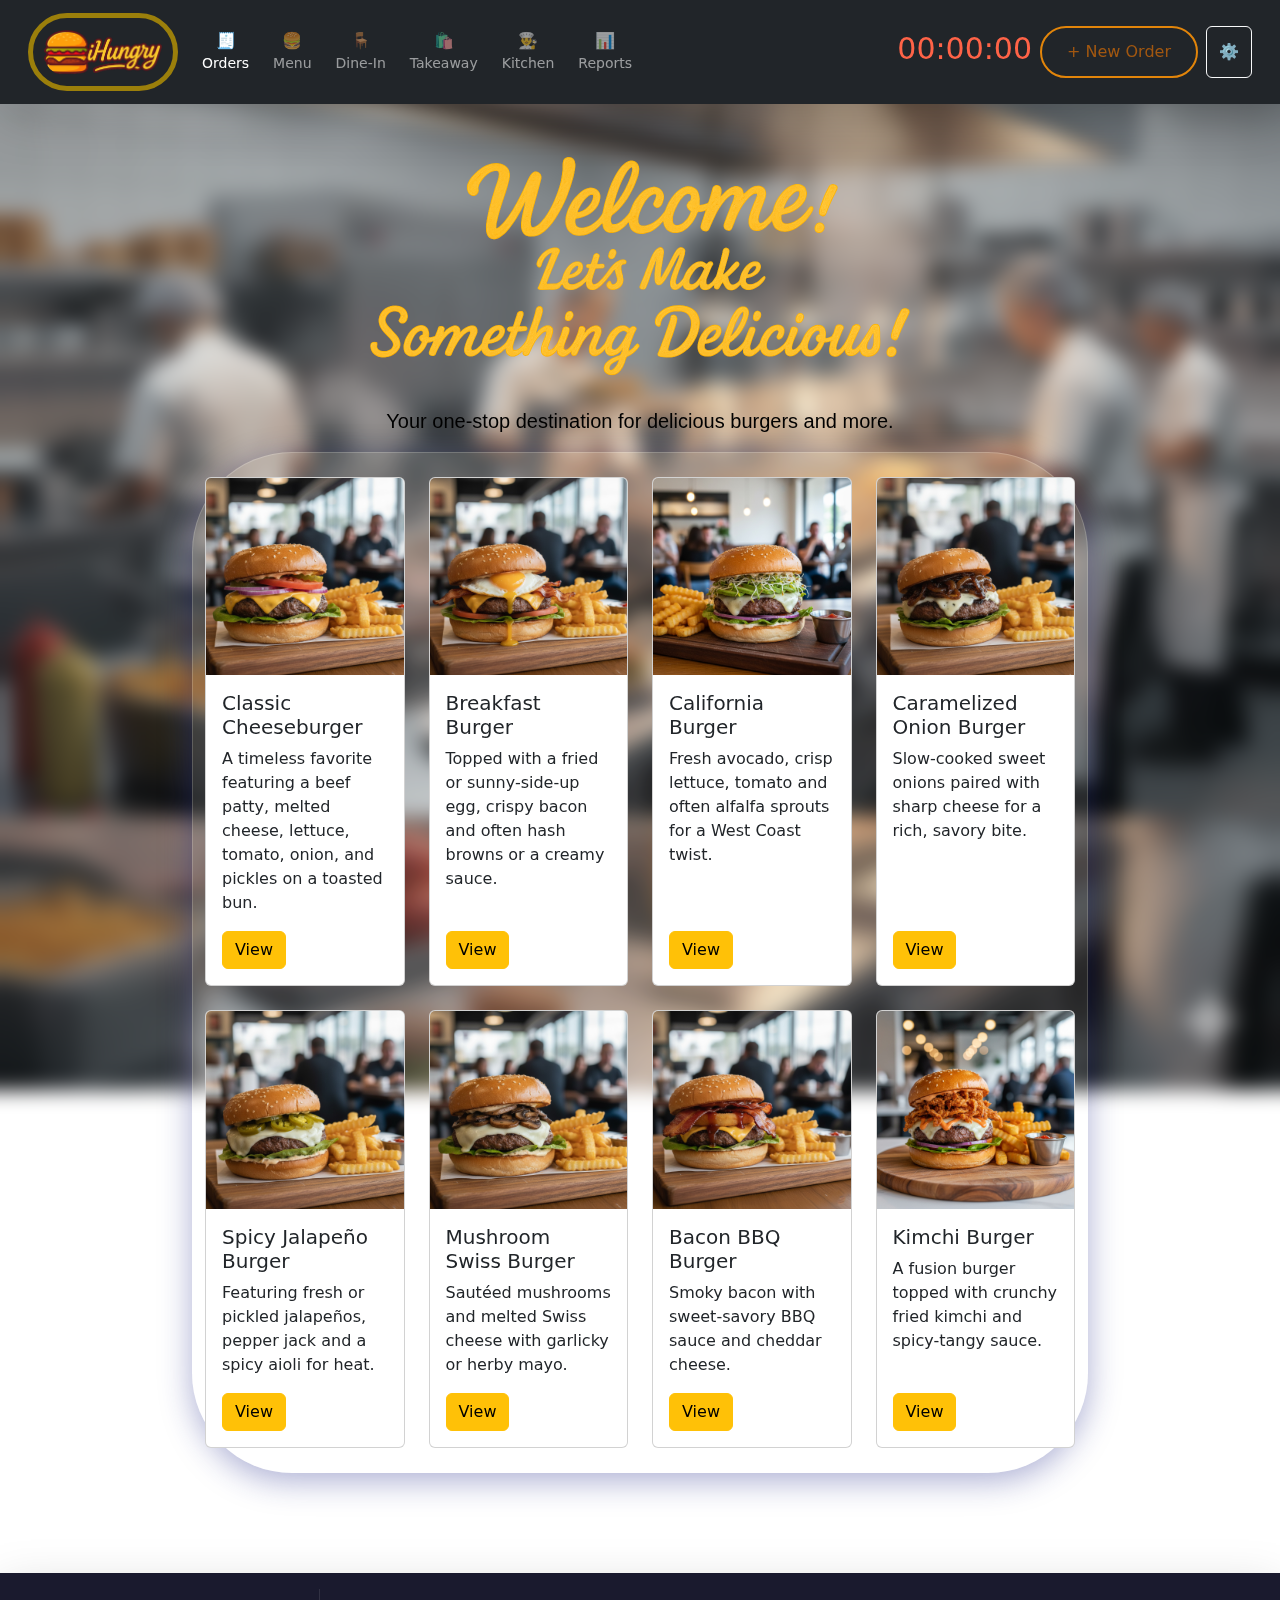
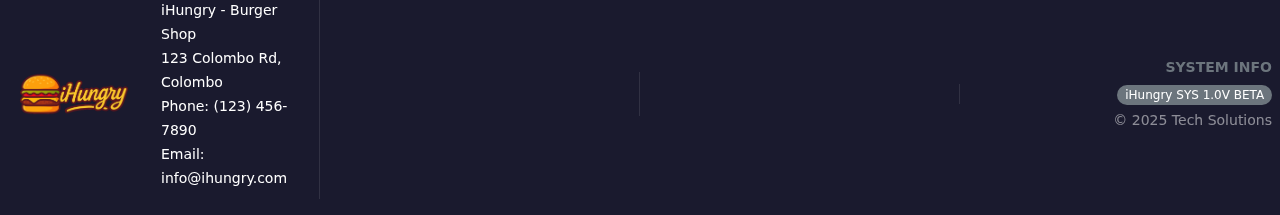
<file: index.html>
<!DOCTYPE html>
<html lang="en">

<head>
    <meta charset="UTF-8">
    <meta name="viewport" content="width=device-width, initial-scale=1.0">
    <title>iHungry - Burger Shop</title>
    <link href="https://cdn.jsdelivr.net/npm/bootstrap@5.3.2/dist/css/bootstrap.min.css" rel="stylesheet">
    <link rel="stylesheet" href="CSS/bootstrap.css">
    <link rel="stylesheet" href="CSS/styles.css">
</head>

<body>
    <nav class="navbar navbar-expand-lg navbar-dark bg-dark px-3 shadow-lg">
        <div class="container-fluid">

            <a class="navbar-brand fw-bold text-warning fs-4" href="index.html">
                <img src="img/burger.png" alt="iHungry-LOGO" width="150"
                    style="border: 5px solid rgba(181, 146, 5, 0.831); border-radius: 40px; padding: 10px;">
            </a>

            <button class="navbar-toggler" type="button" data-bs-toggle="collapse" data-bs-target="#posNav">
                <span class="navbar-toggler-icon"></span>
            </button>

            <div class="collapse navbar-collapse" id="posNav">
                <ul class="navbar-nav me-auto gap-2">
                    <li class="nav-item">
                        <a class="nav-link active d-flex flex-column align-items-center" href="#">
                            🧾 <small>Orders</small>
                        </a>
                    </li>
                    <li class="nav-item">
                        <a class="nav-link d-flex flex-column align-items-center" href="#">
                            🍔 <small>Menu</small>
                        </a>
                    </li>
                    <li class="nav-item">
                        <a class="nav-link d-flex flex-column align-items-center" href="#">
                            🪑 <small>Dine-In</small>
                        </a>
                    </li>
                    <li class="nav-item">
                        <a class="nav-link d-flex flex-column align-items-center" href="#">
                            🛍️ <small>Takeaway</small>
                        </a>
                    </li>
                    <li class="nav-item">
                        <a class="nav-link d-flex flex-column align-items-center" href="#">
                            👨‍🍳 <small>Kitchen</small>
                        </a>
                    </li>
                    <li class="nav-item">
                        <a class="nav-link d-flex flex-column align-items-center" href="#">
                            📊 <small>Reports</small>
                        </a>
                    </li>
                </ul>

                <div class="d-flex gap-2">
                    <span class="text-white small">
                        <i class="bi bi-stopwatch me-1"></i> <span id="uptime"
                            style="font-size:30px; color: tomato;">00:00:00</span>
                    </span>
                    <button class="slide-button" id="newOrderBtn" onclick="location.href='orderadd.html'">+ New
                        Order</button>
                    <button class="btn btn-outline-light">⚙️</button>
                </div>
            </div>
        </div>
    </nav>

    <section>
        <div class="container">
            <div class="text-center">
                <img src="img/welcome.png" alt="Delicious Burger" class="img-fluid"
                    style="max-width: 50%; border-radius: 0%; padding-top:40px;">
            </div>
            <div class="row mt-4">
                <div class="col text-center">
                    <p class="lead"
                        style="font-family:'Lucida Sans', 'Lucida Sans Regular', 'Lucida Grande', 'Lucida Sans Unicode', Geneva, Verdana, sans-serif;">
                        Your one-stop destination for delicious burgers and more.</p>
                </div>
            </div>
        </div>
    </section>

    <section style="padding-bottom: 100px;">
        <section class="py-4"
            style="margin-right:15%; margin-left: 15%; background-color: rgba(255, 255, 255, 0.1); border-radius: 100px; box-shadow: 0 8px 32px 0 rgba(31, 38, 135, 0.37); backdrop-filter: blur(10px); -webkit-backdrop-filter: blur(10px); border: 1px solid rgba(255, 255, 255, 0.18);">
            <div class="container">
                <div class="row g-4 justify-content-center">
                    <div class="col-12 col-sm-6 col-md-4 col-lg-3 d-flex">
                        <div class="card flex-fill h-100">
                            <img src="img/bgr8.jpg" class="card-img-top img-fluid" alt="Classic Cheeseburger">
                            <div class="card-body d-flex flex-column">
                                <h5 class="card-title">Classic Cheeseburger</h5>
                                <p class="card-text">A timeless favorite featuring a beef patty, melted cheese, lettuce,
                                    tomato, onion, and pickles on a toasted bun.</p>
                                <a href="#" class="btn btn-warning mt-auto align-self-start">View</a>
                            </div>
                        </div>
                    </div>

                    <div class="col-12 col-sm-6 col-md-4 col-lg-3 d-flex">
                        <div class="card flex-fill h-100">
                            <img src="img/bgr3.jpg" class="card-img-top img-fluid" alt="Breakfast Burger">
                            <div class="card-body d-flex flex-column">
                                <h5 class="card-title">Breakfast Burger</h5>
                                <p class="card-text">Topped with a fried or sunny-side-up egg, crispy bacon and often
                                    hash browns or a creamy sauce.</p>
                                <a href="#" class="btn btn-warning mt-auto align-self-start">View</a>
                            </div>
                        </div>
                    </div>

                    <div class="col-12 col-sm-6 col-md-4 col-lg-3 d-flex">
                        <div class="card flex-fill h-100">
                            <img src="img/bgr2.jpg" class="card-img-top img-fluid" alt="California Burger">
                            <div class="card-body d-flex flex-column">
                                <h5 class="card-title">California Burger</h5>
                                <p class="card-text">Fresh avocado, crisp lettuce, tomato and often alfalfa sprouts for
                                    a West Coast twist.</p>
                                <a href="#" class="btn btn-warning mt-auto align-self-start">View</a>
                            </div>
                        </div>
                    </div>

                    <div class="col-12 col-sm-6 col-md-4 col-lg-3 d-flex">
                        <div class="card flex-fill h-100">
                            <img src="img/bgr4.jpg" class="card-img-top img-fluid" alt="Caramelized Onion Burger">
                            <div class="card-body d-flex flex-column">
                                <h5 class="card-title">Caramelized Onion Burger</h5>
                                <p class="card-text">Slow-cooked sweet onions paired with sharp cheese for a rich,
                                    savory bite.</p>
                                <a href="#" class="btn btn-warning mt-auto align-self-start">View</a>
                            </div>
                        </div>
                    </div>

                    <div class="col-12 col-sm-6 col-md-4 col-lg-3 d-flex">
                        <div class="card flex-fill h-100">
                            <img src="img/bgr5.jpg" class="card-img-top img-fluid" alt="Spicy Jalapeño Burger">
                            <div class="card-body d-flex flex-column">
                                <h5 class="card-title">Spicy Jalapeño Burger</h5>
                                <p class="card-text">Featuring fresh or pickled jalapeños, pepper jack and a spicy aioli
                                    for heat.</p>
                                <a href="#" class="btn btn-warning mt-auto align-self-start">View</a>
                            </div>
                        </div>
                    </div>

                    <div class="col-12 col-sm-6 col-md-4 col-lg-3 d-flex">
                        <div class="card flex-fill h-100">
                            <img src="img/bgr6.jpg" class="card-img-top img-fluid" alt="Mushroom Swiss Burger">
                            <div class="card-body d-flex flex-column">
                                <h5 class="card-title">Mushroom Swiss Burger</h5>
                                <p class="card-text">Sautéed mushrooms and melted Swiss cheese with garlicky or herby
                                    mayo.</p>
                                <a href="#" class="btn btn-warning mt-auto align-self-start">View</a>
                            </div>
                        </div>
                    </div>

                    <div class="col-12 col-sm-6 col-md-4 col-lg-3 d-flex">
                        <div class="card flex-fill h-100">
                            <img src="img/bgr7.jpg" class="card-img-top img-fluid" alt="Bacon BBQ Burger">
                            <div class="card-body d-flex flex-column">
                                <h5 class="card-title">Bacon BBQ Burger</h5>
                                <p class="card-text">Smoky bacon with sweet-savory BBQ sauce and cheddar cheese.</p>
                                <a href="#" class="btn btn-warning mt-auto align-self-start">View</a>
                            </div>
                        </div>
                    </div>

                    <div class="col-12 col-sm-6 col-md-4 col-lg-3 d-flex">
                        <div class="card flex-fill h-100">
                            <img src="img/bgr1.jpg" class="card-img-top img-fluid" alt="Kimchi Burger">
                            <div class="card-body d-flex flex-column">
                                <h5 class="card-title">Kimchi Burger</h5>
                                <p class="card-text">A fusion burger topped with crunchy fried kimchi and spicy-tangy
                                    sauce.</p>
                                <a href="#" class="btn btn-warning mt-auto align-self-start">View</a>
                            </div>
                        </div>
                    </div>
                </div>
            </div>
        </section>
    </section>

    <section>
        <footer class="footer mt-auto py-3 bg-deep-dark shadow-lg">
            <div class="container-fluid">
                <div class="row align-items-center">
                    <div class="col-lg-3 col-md-3 col-sm-6 text-center text-md-start footer-link-group p-2">
                        <table>
                            <tr>
                                <td>
                                    <a class="navbar-brand fw-bold text-warning fs-4" href="index.html">
                                        <img src="img/burger.png" alt="iHungry-LOGO" width="150"
                                            style="padding-left: 10px; padding-right: 30px;">
                                    </a>
                                </td>
                                <td>
                                    <span style="font-size: 14px; color: white;">
                                        iHungry - Burger Shop<br>
                                        123 Colombo Rd, Colombo<br>
                                        Phone: (123) 456-7890<br>
                                        Email: info@ihungry.com <br>
                                    </span>
                                </td>
                            </tr>
                        </table>

                    </div>
                    <div class="col-lg-3 col-md-3 col-sm-6 text-center footer-link-group p-2">
                        <p class="mb-1 fw-bold text-uppercase small text-secondary"></p>
                        <ul class="list-inline m-0">
                            <li class="list-inline-item"><a href="#"
                                    class="text-light text-decoration-none transition-hover" title="Open Drawer"><i
                                        class="bi bi-cash-stack"></i></a></li>
                            <li class="list-inline-item mx-4"><a href="#"
                                    class="text-warning text-decoration-none transition-hover" title="Sync Data"><i
                                        class="bi bi-cloud-arrow-up-fill"></i></a></li>
                            <li class="list-inline-item"><a href="#"
                                    class="text-danger text-decoration-none transition-hover"
                                    title="Emergency Logout"><i class="bi bi-box-arrow-right"></i></a></li>
                        </ul>
                    </div>
                    <div class="col-lg-3 col-md-3 col-sm-6 text-center footer-link-group p-2 mt-2 mt-md-0">
                        <p class="mb-1 fw-bold text-uppercase small text-secondary"></p>
                    </div>
                    <div class="col-lg-3 col-md-3 col-sm-6 text-center text-md-end p-2 mt-2 mt-md-0">
                        <p class="mb-1 fw-bold text-uppercase small text-secondary">System Info</p>
                        <span class="badge bg-secondary rounded-pill fw-normal">iHungry SYS 1.0V BETA</span>
                        <small class="text-white-50 d-block mt-1">&copy; 2025 Tech Solutions</small>
                    </div>
                </div>
            </div>
        </footer>
    </section>

    <script src="Js/app.js"></script>
    <script src="https://cdn.jsdelivr.net/npm/bootstrap@5.3.2/dist/js/bootstrap.bundle.min.js"></script>
</body>

</html>
</file>
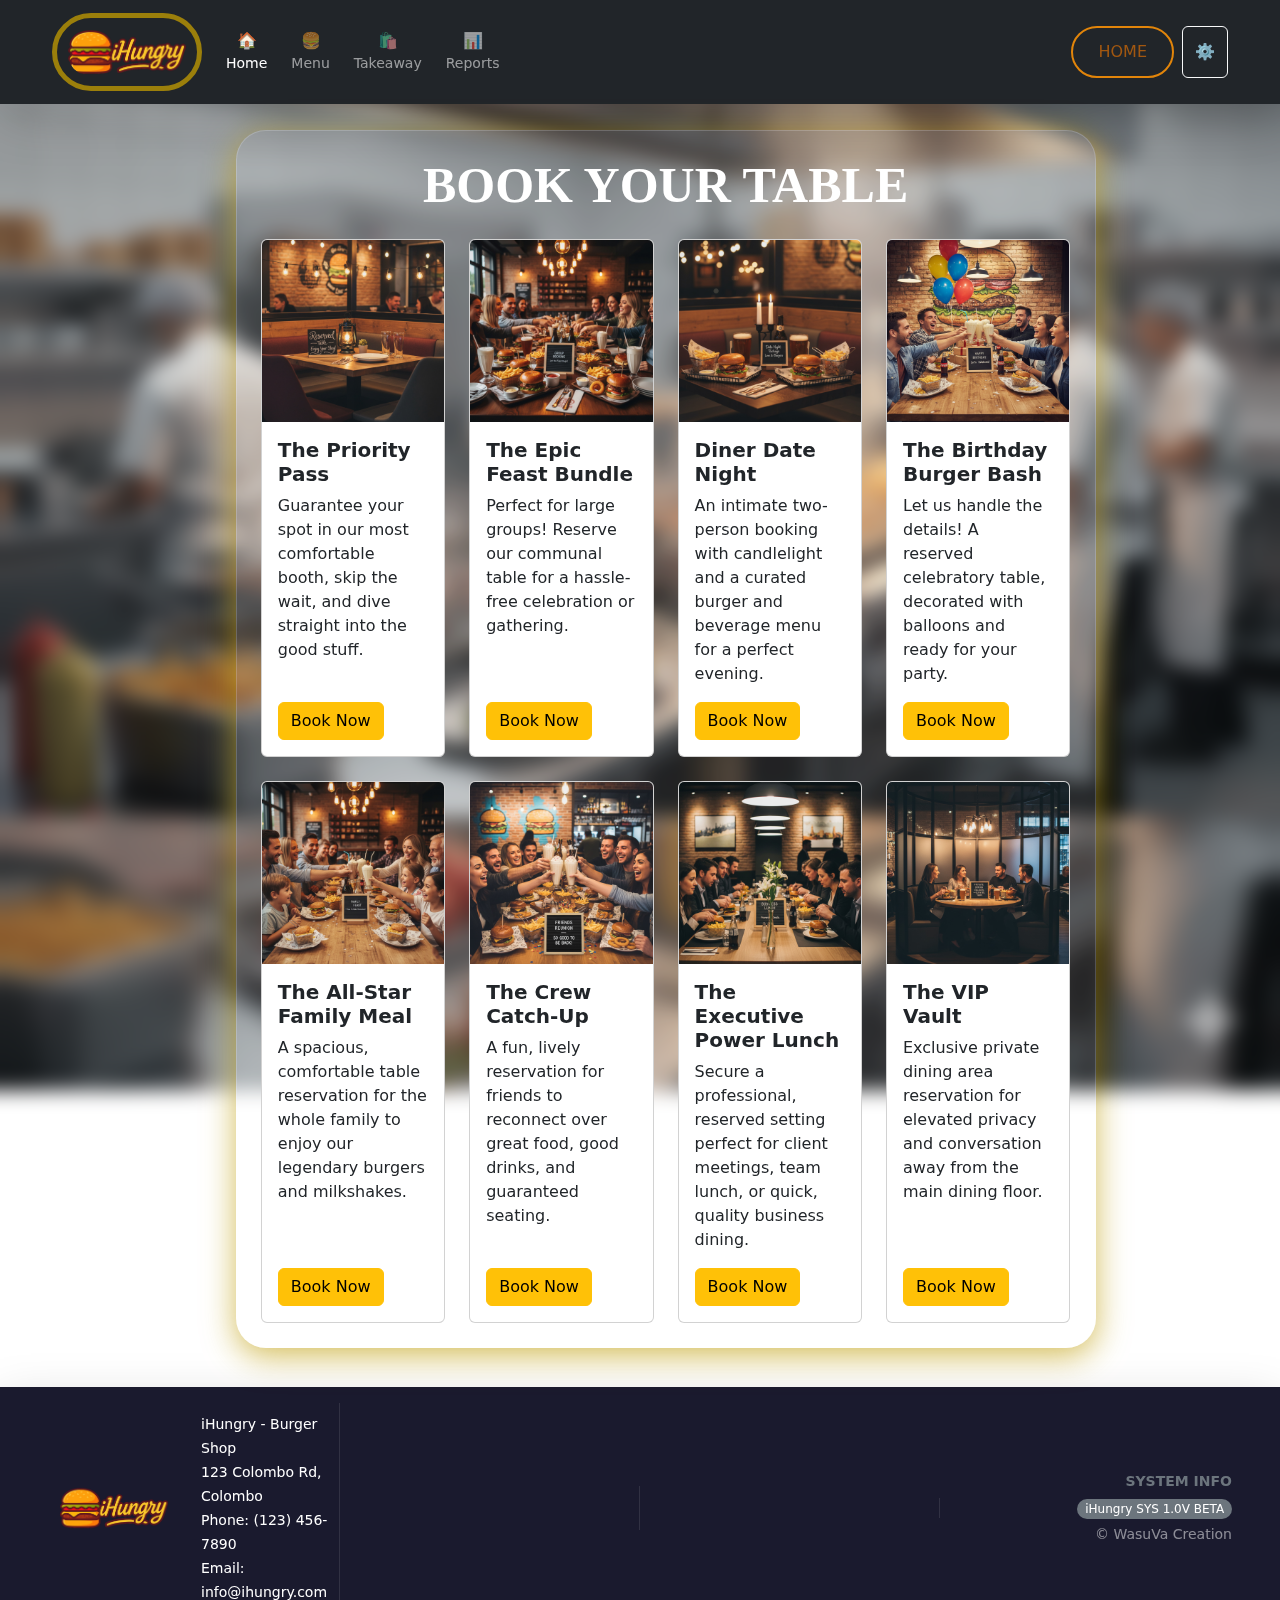
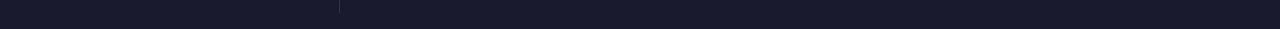
<file: dinein.html>
<!DOCTYPE html>
<html lang="en">

<head>
    <meta charset="UTF-8">
    <meta name="viewport" content="width=device-width, initial-scale=1.0">
    <title>Dine-In</title>
    <link href="https://cdn.jsdelivr.net/npm/bootstrap@5.3.2/dist/css/bootstrap.min.css" rel="stylesheet">
    <link rel="stylesheet" href="CSS/bootstrap.css">
    <link rel="stylesheet" href="CSS/styles.css">
</head>

<body>
    <nav class="navbar navbar-expand-lg navbar-dark bg-dark px-3 shadow-lg">
        <div class="container-fluid cotainerMY">
            <a class="navbar-brand fw-bold text-warning fs-4" href="index.html">
                <img src="img/burger.png" alt="iHungry-LOGO" width="150"
                    style="border: 5px solid rgba(181, 146, 5, 0.831); border-radius: 40px; padding: 10px;">
            </a>

            <button class="navbar-toggler" type="button" data-bs-toggle="collapse" data-bs-target="#posNav">
                <span class="navbar-toggler-icon"></span>
            </button>

            <div class="collapse navbar-collapse" id="posNav">
                <ul class="navbar-nav me-auto gap-2">
                    <li class="nav-item">
                        <a class="nav-link active d-flex flex-column align-items-center" href="home.html">
                            🏠 <small>Home</small>
                        </a>
                    </li>
                    <li class="nav-item">
                        <a class="nav-link d-flex flex-column align-items-center" href="menu.html">
                            🍔 <small>Menu</small>
                        </a>
                    </li>
                    <li class="nav-item">
                        <a class="nav-link d-flex flex-column align-items-center" href="takeaway.html">
                            🛍️ <small>Takeaway</small>
                        </a>
                    </li>
                    <!-- <li class="nav-item">
                        <a class="nav-link d-flex flex-column align-items-center" href="kitchen.html">
                            👨‍🍳 <small>Kitchen</small>
                        </a>
                    </li> -->
                    <li class="nav-item">
                        <a class="nav-link d-flex flex-column align-items-center" href="reports.html">
                            📊 <small>Reports</small>
                        </a>
                    </li>
                </ul>
                <div class="d-flex gap-2">
                    <button class="slide-button" id="HOME" onclick="location.href='home.html'">HOME</button>
                    <button class="btn btn-outline-light">⚙️</button>
                </div>
            </div>
        </div>
    </nav>

    <section style="margin-left: 4%; margin-top: 2%; margin-bottom: 3%;">
        <section class="py-4" style="margin-right:15%; margin-left: 15%; background-color: rgba(255, 255, 255, 0.1); padding: 1%; border-radius: 30px; 
            box-shadow: 0 8px 32px 0 rgba(192, 160, 15, 0.692); backdrop-filter: blur(10px); -webkit-backdrop-filter: 
            blur(10px); border: 1px solid rgba(255, 255, 255, 0.18);">
            <h2 class="text-center mb-4 text-white fw-bold"
                style="font-family: 'Indie Flower', cursive; font-size: 50px;">BOOK YOUR TABLE</h2>
            <div class="container cotainerMY">
                <div class="row g-4 justify-content-center">
                    <div class="col-12 col-sm-6 col-md-4 col-lg-3 d-flex">
                        <div class="card flex-fill h-100">
                            <img src="img/IMG-tables/8.jpg" class="card-img-top img-fluid" alt="Priority Pass">
                            <div class="card-body d-flex flex-column">
                                <h5 class="card-title"><b>The Priority Pass</b></h5>
                                <p class="card-text">Guarantee your spot in our most comfortable booth, skip the wait,
                                    and dive straight into the good stuff.</p>
                                <button class="btn btn-warning mt-auto align-self-start book-table-btn" 
                                    data-table="Priority Pass" 
                                    data-capacity="2-4"
                                    data-bs-toggle="modal" 
                                    data-bs-target="#bookingModal">Book Now</button>
                            </div>
                        </div>
                    </div>
                    <div class="col-12 col-sm-6 col-md-4 col-lg-3 d-flex">
                        <div class="card flex-fill h-100">
                            <img src="img/IMG-tables/7.jpg" class="card-img-top img-fluid" alt="Epic Feast Bundle">
                            <div class="card-body d-flex flex-column">
                                <h5 class="card-title"><b>The Epic Feast Bundle</b></h5>
                                <p class="card-text">Perfect for large groups! Reserve our communal table for a
                                    hassle-free celebration or gathering.</p>
                                <button class="btn btn-warning mt-auto align-self-start book-table-btn" 
                                    data-table="Epic Feast Bundle" 
                                    data-capacity="8+"
                                    data-bs-toggle="modal" 
                                    data-bs-target="#bookingModal">Book Now</button>
                            </div>
                        </div>
                    </div>

                    <div class="col-12 col-sm-6 col-md-4 col-lg-3 d-flex">
                        <div class="card flex-fill h-100">
                            <img src="img/IMG-tables/6.jpg" class="card-img-top img-fluid" alt="Date Night">
                            <div class="card-body d-flex flex-column">
                                <h5 class="card-title"><b>Diner Date Night</b></h5>
                                <p class="card-text">An intimate two-person booking with candlelight and a curated
                                    burger and beverage menu for a perfect evening. </p>
                                <button class="btn btn-warning mt-auto align-self-start book-table-btn" 
                                    data-table="Date Night" 
                                    data-capacity="2"
                                    data-bs-toggle="modal" 
                                    data-bs-target="#bookingModal">Book Now</button>
                            </div>
                        </div>
                    </div>
                    <div class="col-12 col-sm-6 col-md-4 col-lg-3 d-flex">
                        <div class="card flex-fill h-100">
                            <img src="img/IMG-tables/5.jpg" class="card-img-top img-fluid" alt="Birthday Bash">
                            <div class="card-body d-flex flex-column">
                                <h5 class="card-title"><b>The Birthday Burger Bash</b></h5>
                                <p class="card-text">Let us handle the details! A reserved celebratory table, decorated
                                    with balloons and ready for your party.</p>
                                <button class="btn btn-warning mt-auto align-self-start book-table-btn" 
                                    data-table="Birthday Bash" 
                                    data-capacity="6-10"
                                    data-bs-toggle="modal" 
                                    data-bs-target="#bookingModal">Book Now</button>
                            </div>
                        </div>
                    </div>
                    <div class="col-12 col-sm-6 col-md-4 col-lg-3 d-flex">
                        <div class="card flex-fill h-100">
                            <img src="img/IMG-tables/4.jpg" class="card-img-top img-fluid" alt="Family Meal">
                            <div class="card-body d-flex flex-column">
                                <h5 class="card-title"><b>The All-Star Family Meal</b></h5>
                                <p class="card-text">A spacious, comfortable table reservation for the whole family to
                                    enjoy our legendary burgers and milkshakes.</p>
                                <button class="btn btn-warning mt-auto align-self-start book-table-btn" 
                                    data-table="Family Meal" 
                                    data-capacity="4-6"
                                    data-bs-toggle="modal" 
                                    data-bs-target="#bookingModal">Book Now</button>
                            </div>
                        </div>
                    </div>
                    <div class="col-12 col-sm-6 col-md-4 col-lg-3 d-flex">
                        <div class="card flex-fill h-100">
                            <img src="img/IMG-tables/1.jpg" class="card-img-top img-fluid" alt="Crew Catch-Up">
                            <div class="card-body d-flex flex-column">
                                <h5 class="card-title"><b>The Crew Catch-Up</b></h5>
                                <p class="card-text">A fun, lively reservation for friends to reconnect over great food,
                                    good drinks, and guaranteed seating.</p>
                                <button class="btn btn-warning mt-auto align-self-start book-table-btn" 
                                    data-table="Crew Catch-Up" 
                                    data-capacity="4-8"
                                    data-bs-toggle="modal" 
                                    data-bs-target="#bookingModal">Book Now</button>
                            </div>
                        </div>
                    </div>
                    <div class="col-12 col-sm-6 col-md-4 col-lg-3 d-flex">
                        <div class="card flex-fill h-100">
                            <img src="img/IMG-tables/3.jpg" class="card-img-top img-fluid" alt="Power Lunch">
                            <div class="card-body d-flex flex-column">
                                <h5 class="card-title"><b>The Executive Power Lunch</b></h5>
                                <p class="card-text">Secure a professional, reserved setting perfect for client
                                    meetings, team lunch, or quick, quality business dining.</p>
                                <button class="btn btn-warning mt-auto align-self-start book-table-btn" 
                                    data-table="Power Lunch" 
                                    data-capacity="2-4"
                                    data-bs-toggle="modal" 
                                    data-bs-target="#bookingModal">Book Now</button>
                            </div>
                        </div>
                    </div>
                    <div class="col-12 col-sm-6 col-md-4 col-lg-3 d-flex">
                        <div class="card flex-fill h-100">
                            <img src="img/IMG-tables/2.jpg" class="card-img-top img-fluid" alt="VIP Vault">
                            <div class="card-body d-flex flex-column">
                                <h5 class="card-title"><b>The VIP Vault</b></h5>
                                <p class="card-text">Exclusive private dining area reservation for elevated privacy and conversation away from the main dining floor.</p>
                                <button class="btn btn-warning mt-auto align-self-start book-table-btn" 
                                    data-table="VIP Vault" 
                                    data-capacity="2-6"
                                    data-bs-toggle="modal" 
                                    data-bs-target="#bookingModal">Book Now</button>
                            </div>
                        </div>
                    </div>
                </div>
            </div>
        </section>
    </section>

    <div class="modal fade" id="bookingModal" tabindex="-1" aria-labelledby="bookingModalLabel" aria-hidden="true">
        <div class="modal-dialog modal-dialog-centered modal-dialog-scrollable modal-lg">
            <div class="modal-content" style="background: linear-gradient(135deg, rgba(192, 126, 4, 0.95) 0%, rgba(255, 153, 0, 0.9) 100%); border: 3px solid #f0ad4e; border-radius: 20px; box-shadow: 0 10px 40px rgba(0,0,0,0.3); max-height: 90vh;">
                <div class="modal-header border-bottom-0 pb-0" style="position: sticky; top: 0; z-index: 1; background: linear-gradient(135deg, rgba(192, 126, 4, 0.95) 0%, rgba(255, 153, 0, 0.9) 100%); border-radius: 20px 20px 0 0;">
                    <div class="w-100">
                        <h3 class="modal-title text-white fw-bold text-center mb-2" id="bookingModalLabel">
                            <span id="modalTableName">Reserve Your Table</span>
                        </h3>
                        <p class="text-white-50 text-center mb-0 small">Fill in the details below to complete your reservation</p>
                    </div>
                    <button type="button" class="btn-close btn-close-white position-absolute" style="right: 15px; top: 15px;" data-bs-dismiss="modal" aria-label="Close"></button>
                </div>
                <div class="modal-body px-4 py-3" style="overflow-y: auto; max-height: calc(90vh - 200px);">
                    <form id="bookingForm">
                        <div class="row g-3">
                            <div class="col-md-6">
                                <div class="form-floating">
                                    <input type="text" class="form-control" id="customerName" placeholder="Full Name" required style="background-color: rgba(255,255,255,0.9); border: 2px solid #f0ad4e;">
                                    <label for="customerName"><i class="bi bi-person-fill"></i> Full Name</label>
                                </div>
                            </div>
                            <div class="col-md-6">
                                <div class="form-floating">
                                    <input type="tel" class="form-control" id="customerPhone" placeholder="Phone Number" required style="background-color: rgba(255,255,255,0.9); border: 2px solid #f0ad4e;">
                                    <label for="customerPhone"><i class="bi bi-telephone-fill"></i> Phone Number</label>
                                </div>
                            </div>
                            <div class="col-md-6">
                                <div class="form-floating">
                                    <input type="date" class="form-control" id="bookingDate" placeholder="Date" required style="background-color: rgba(255,255,255,0.9); border: 2px solid #f0ad4e;">
                                    <label for="bookingDate"><i class="bi bi-calendar-event-fill"></i> Reservation Date</label>
                                </div>
                            </div>
                            <div class="col-md-6">
                                <div class="form-floating">
                                    <input type="time" class="form-control" id="bookingTime" placeholder="Time" required style="background-color: rgba(255,255,255,0.9); border: 2px solid #f0ad4e;">
                                    <label for="bookingTime"><i class="bi bi-clock-fill"></i> Time</label>
                                </div>
                            </div>
                            <div class="col-md-12">
                                <div class="form-floating">
                                    <input type="number" class="form-control" id="guestCount" min="1" max="20" placeholder="Guests" required style="background-color: rgba(255,255,255,0.9); border: 2px solid #f0ad4e;">
                                    <label for="guestCount"><i class="bi bi-people-fill"></i> Number of Guests</label>
                                </div>
                                <div class="mt-2 p-2 rounded" style="background-color: rgba(255,255,255,0.2);">
                                    <small class="text-white"><i class="bi bi-info-circle-fill"></i> <strong>Table Capacity:</strong> <span id="tableCapacity" class="fw-bold">-</span></small>
                                </div>
                            </div>
                            <div class="col-md-12">
                                <div class="form-floating">
                                    <textarea class="form-control" id="specialRequests" placeholder="Special Requests" style="height: 100px; background-color: rgba(255,255,255,0.9); border: 2px solid #f0ad4e;"></textarea>
                                    <label for="specialRequests"><i class="bi bi-chat-dots-fill"></i> Special Requests (Optional)</label>
                                </div>
                            </div>
                        </div>
                    </form>
                </div>
                <div class="modal-footer border-top-0 pt-0 pb-4 px-4" style="position: sticky; bottom: 0; z-index: 1; background: linear-gradient(135deg, rgba(192, 126, 4, 0.95) 0%, rgba(255, 153, 0, 0.9) 100%); border-radius: 0 0 20px 20px;">
                    <div class="w-100 d-flex gap-2">
                        <button type="button" class="btn btn-lg flex-fill" data-bs-dismiss="modal" style="background-color: rgba(108, 117, 125, 0.8); color: white; border: none; border-radius: 10px; font-weight: bold;">
                            <i class="bi bi-x-circle"></i> Cancel
                        </button>
                        <button type="button" class="btn btn-lg flex-fill" id="confirmBookingBtn" style="background-color: #28a745; color: white; border: none; border-radius: 10px; font-weight: bold; box-shadow: 0 4px 15px rgba(40, 167, 69, 0.4);">
                            <i class="bi bi-check-circle-fill"></i> Confirm Booking
                        </button>
                    </div>
                </div>
            </div>
        </div>
    </div>

    <section>
        <footer class="footer mt-auto py-3 bg-deep-dark shadow-lg">
            <div class="container-fluid cotainerMY">
                <div class="row align-items-center">
                    <div class="col-lg-3 col-md-3 col-sm-6 text-center text-md-start footer-link-group p-2">
                        <table>
                            <tr>
                                <td>
                                    <a class="navbar-brand fw-bold text-warning fs-4" href="index.html">
                                        <img src="img/burger.png" alt="iHungry-LOGO" width="150"
                                            style="padding-left: 10px; padding-right: 30px;">
                                    </a>
                                </td>
                                <td>
                                    <span style="font-size: 14px; color: white;">
                                        iHungry - Burger Shop<br>
                                        123 Colombo Rd, Colombo<br>
                                        Phone: (123) 456-7890<br>
                                        Email: info@ihungry.com <br>
                                    </span>
                                </td>
                            </tr>
                        </table>
                    </div>
                    <div class="col-lg-3 col-md-3 col-sm-6 text-center footer-link-group p-2">
                        <p class="mb-1 fw-bold text-uppercase small text-secondary"></p>
                        <ul class="list-inline m-0">
                            <li class="list-inline-item"><a href="#"
                                    class="text-light text-decoration-none transition-hover" title="Open Drawer"><i
                                        class="bi bi-cash-stack"></i></a></li>
                            <li class="list-inline-item mx-4"><a href="#"
                                    class="text-warning text-decoration-none transition-hover" title="Sync Data"><i
                                        class="bi bi-cloud-arrow-up-fill"></i></a></li>
                            <li class="list-inline-item"><a href="#"
                                    class="text-danger text-decoration-none transition-hover"
                                    title="Emergency Logout"><i class="bi bi-box-arrow-right"></i></a></li>
                        </ul>
                    </div>
                    <div class="col-lg-3 col-md-3 col-sm-6 text-center footer-link-group p-2 mt-2 mt-md-0">
                        <p class="mb-1 fw-bold text-uppercase small text-secondary"></p>
                    </div>
                    <div class="col-lg-3 col-md-3 col-sm-6 text-center text-md-end p-2 mt-2 mt-md-0">
                        <p class="mb-1 fw-bold text-uppercase small text-secondary">System Info</p>
                        <span class="badge bg-secondary rounded-pill fw-normal">iHungry SYS 1.0V BETA</span>
                        <small class="text-white-50 d-block mt-1">&copy; WasuVa Creation</small>
                    </div>
                </div>
            </div>
        </footer>
    </section>

    <script src="Js/app.js"></script>
    <script src="https://cdnjs.cloudflare.com/ajax/libs/bootstrap/5.3.0/js/bootstrap.bundle.min.js"></script>
</body>

</html>
</file>
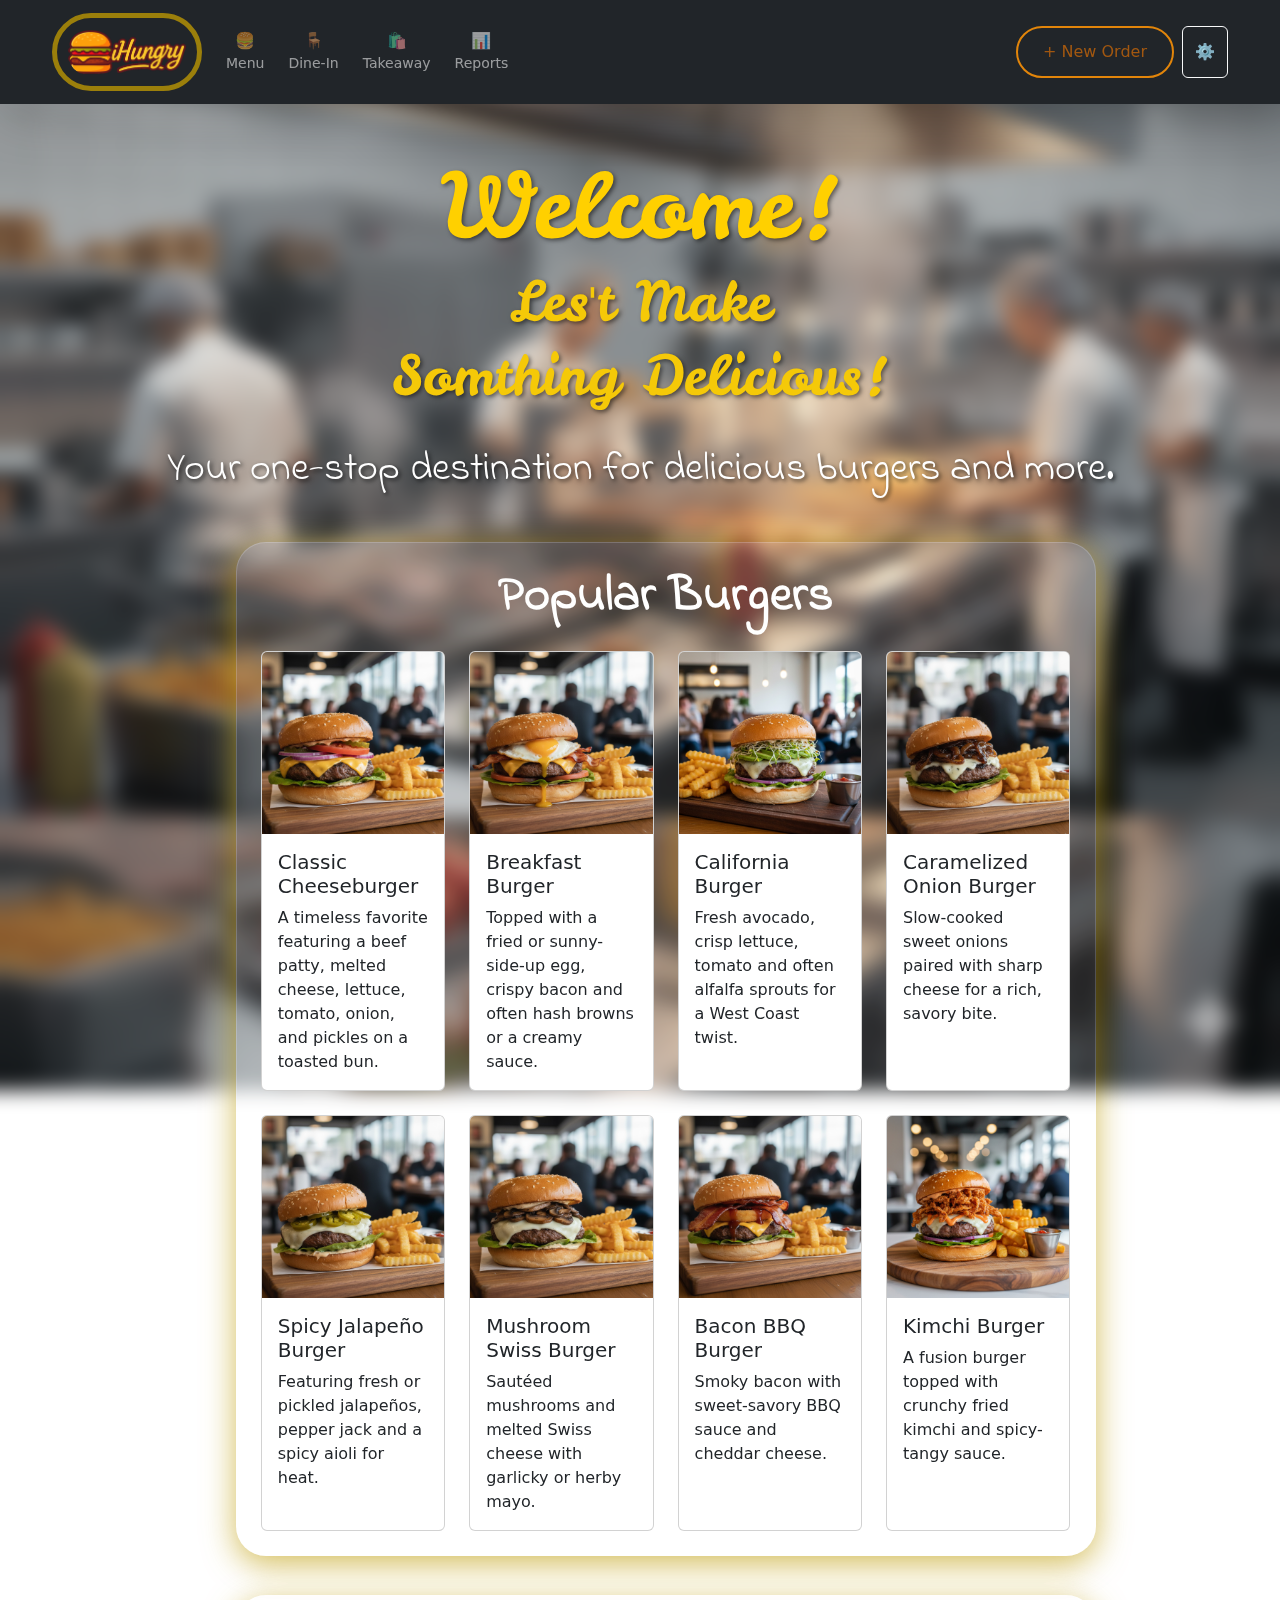
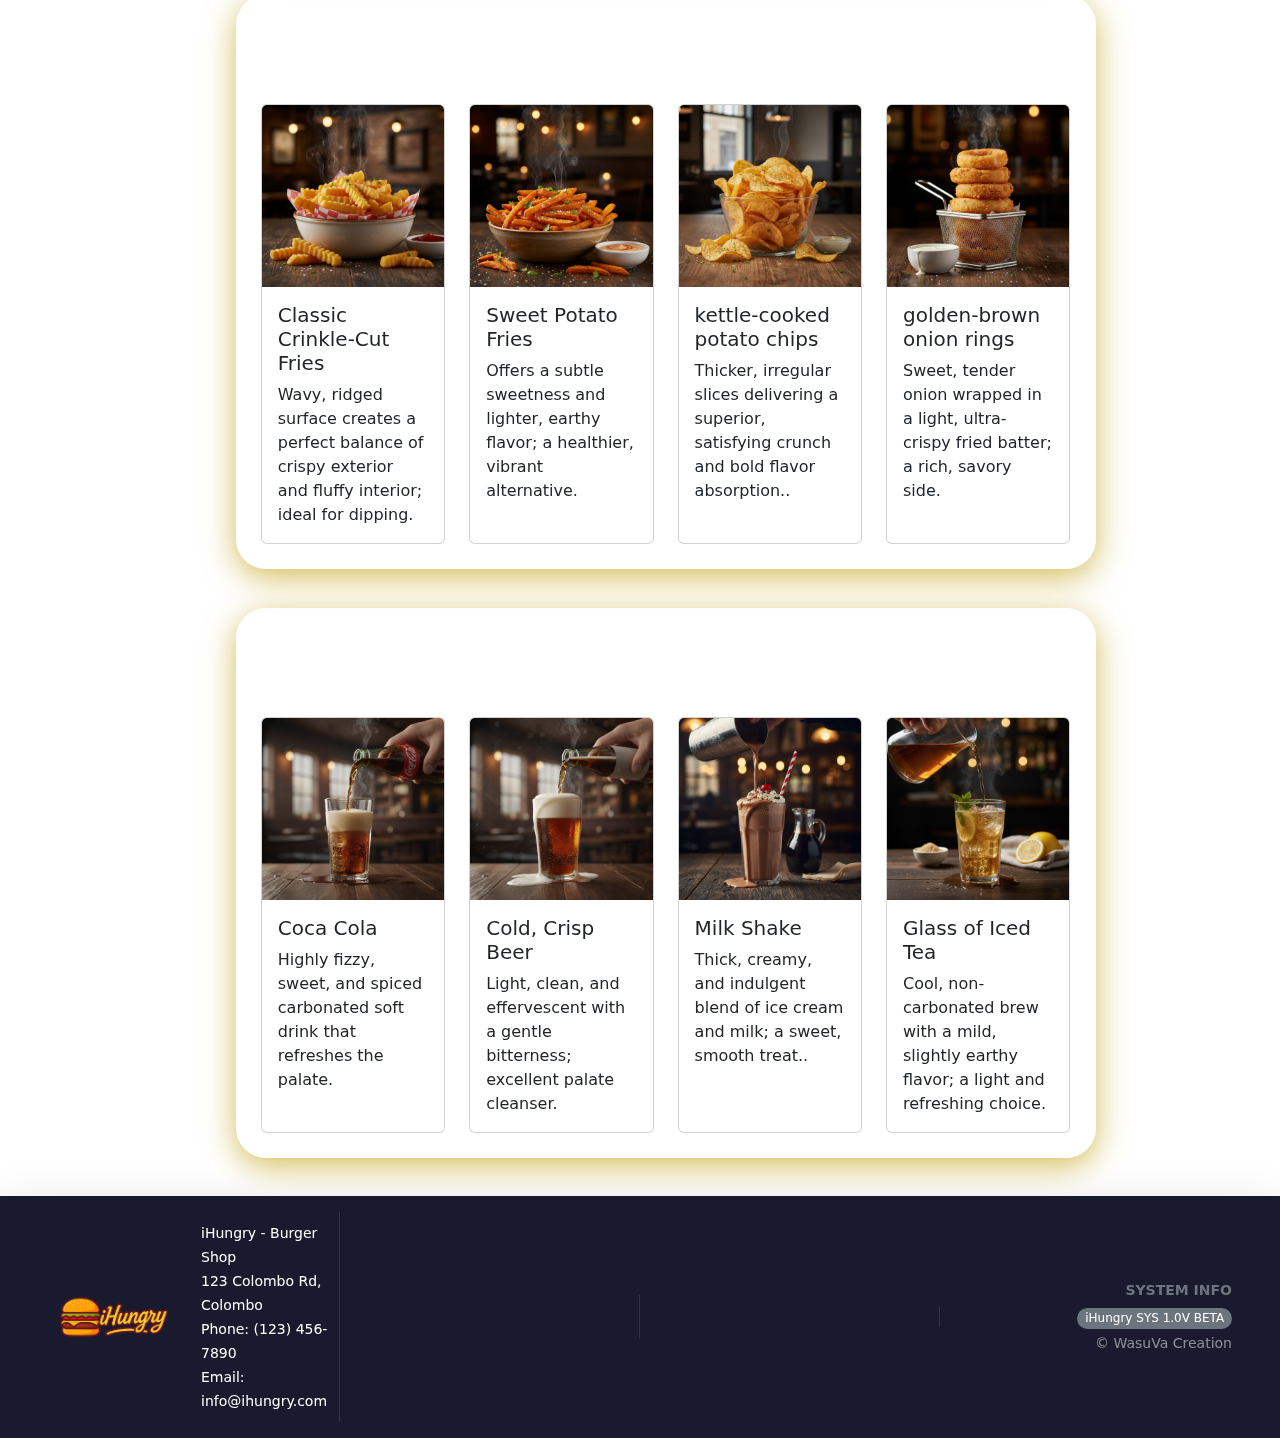
<file: home.html>
<!DOCTYPE html>
<html lang="en">

<head>
    <meta charset="UTF-8">
    <meta name="viewport" content="width=device-width, initial-scale=1.0">
    <title>iHungry - Burger Shop</title>
    <link href="https://cdn.jsdelivr.net/npm/bootstrap@5.3.2/dist/css/bootstrap.min.css" rel="stylesheet">
    <link rel="stylesheet" href="CSS/bootstrap.css">
    <link rel="stylesheet" href="CSS/styles.css">
    <link rel="preconnect" href="https://fonts.googleapis.com">
    <link rel="preconnect" href="https://fonts.gstatic.com" crossorigin>
    <link href="https://fonts.googleapis.com/css2?family=Indie+Flower&display=swap" rel="stylesheet">
    <link rel="preconnect" href="https://fonts.googleapis.com">
    <link rel="preconnect" href="https://fonts.gstatic.com" crossorigin>
    <link href="https://fonts.googleapis.com/css2?family=Leckerli+One&display=swap" rel="stylesheet">
</head>

<body>
    <nav class="navbar navbar-expand-lg navbar-dark bg-dark px-3 shadow-lg">
        <div class="container-fluid cotainerMY">

            <a class="navbar-brand fw-bold text-warning fs-4" href="index.html">
                <img src="img/burger.png" alt="iHungry-LOGO" width="150"
                    style="border: 5px solid rgba(181, 146, 5, 0.831); border-radius: 40px; padding: 10px;">
            </a>

            <button class="navbar-toggler" type="button" data-bs-toggle="collapse" data-bs-target="#posNav">
                <span class="navbar-toggler-icon"></span>
            </button>

            <div class="collapse navbar-collapse" id="posNav">
                <ul class="navbar-nav me-auto gap-2">
                    <!-- <li class="nav-item">
                        <a class="nav-link active d-flex flex-column align-items-center" href="#">
                            🧾 <small>Orders</small>
                        </a>
                    </li> -->
                    <li class="nav-item">
                        <a class="nav-link d-flex flex-column align-items-center" href="menu.html">
                            🍔 <small>Menu</small>
                        </a>
                    </li>
                    <li class="nav-item">
                        <a class="nav-link d-flex flex-column align-items-center" href="dinein.html">
                            🪑 <small>Dine-In</small>
                        </a>
                    </li>
                    <li class="nav-item">
                        <a class="nav-link d-flex flex-column align-items-center" href="takeaway.html">
                            🛍️ <small>Takeaway</small>
                        </a>
                    </li>
                    <!-- <li class="nav-item">
                        <a class="nav-link d-flex flex-column align-items-center" href="kitchen.html">
                            👨‍🍳 <small>Kitchen</small>
                        </a>
                    </li> -->
                    <li class="nav-item">
                        <a class="nav-link d-flex flex-column align-items-center" href="reports.html">
                            📊 <small>Reports</small>
                        </a>
                    </li>
                </ul>

                <div class="d-flex gap-2">
                    <!-- <span class="text-white small">
                        <i class="bi bi-stopwatch me-1"></i> <span id="uptime"
                            style="font-size:30px; color: tomato;">00:00:00</span>
                    </span> -->
                    <button class="slide-button" id="newOrderBtn" onclick="location.href='orderadd.html'">+ New
                        Order</button>
                    <button class="btn btn-outline-light">⚙️</button>
                </div>
            </div>
        </div>
    </nav>

    <section>
        <div class="container cotainerMY">
            <div class="row mt-5 text-center">
                <h1 class="lead"
                    style="font-family: 'Leckerli One', cursive; font-size: 90px; color: rgb(255, 208, 0); text-shadow: 2px 2px 4px rgba(0, 0, 0, 0.5);">
                    Welcome!
                </h1>
                <h1 class="lead"
                    style="font-family: 'Leckerli One', cursive; font-size: 55px; color: rgb(245, 201, 8); text-shadow: 2px 2px 4px rgba(0, 0, 0, 0.5);">
                    Les't Make
                </h1>
                <h1 class="lead"
                    style="font-family: 'Leckerli One', cursive; font-size: 55px; color: rgb(245, 201, 8); text-shadow: 2px 2px 4px rgba(0, 0, 0, 0.5);">
                    Somthing Delicious!
                </h1>
                <!-- <img src="img/welcome.png" alt="Delicious Burger" class="img-fluid"
                    style="max-width: 50%; border-radius: 0%; padding-top:40px;"> -->
            </div>
            <div class="row mt-4">
                <div class="col text-center">
                    <p class="lead"
                        style="font-family: 'Indie Flower', cursive; font-size: 40px; color: white; text-shadow: 2px 2px 4px rgba(0, 0, 0, 0.7);">
                        Your one-stop destination for delicious burgers and more.
                    </p>
                </div>
            </div>
        </div>
    </section>

    <section style="margin-left: 4%; margin-top: 2%; margin-bottom: 3%;">
        <section class="py-4" style="margin-right:15%; margin-left: 15%; background-color: rgba(255, 255, 255, 0.1); padding: 1%; border-radius: 30px; 
            box-shadow: 0 8px 32px 0 rgba(192, 160, 15, 0.692); backdrop-filter: blur(10px); -webkit-backdrop-filter: 
            blur(10px); border: 1px solid rgba(255, 255, 255, 0.18);">
            <h2 class="text-center mb-4 text-white fw-bold"
                style="font-family: 'Indie Flower', cursive; font-size: 50px;">Popular Burgers</h2>
            <div class="container cotainerMY">
                <div class="row g-4 justify-content-center">
                    <div class="col-12 col-sm-6 col-md-4 col-lg-3 d-flex">
                        <div class="card flex-fill h-100">
                            <img src="img/bgr8.jpg" class="card-img-top img-fluid" alt="Classic Cheeseburger">
                            <div class="card-body d-flex flex-column">
                                <h5 class="card-title">Classic Cheeseburger</h5>
                                <p class="card-text">A timeless favorite featuring a beef patty, melted cheese, lettuce,
                                    tomato, onion, and pickles on a toasted bun.</p>
                                <!-- <button class="btn btn-warning mt-auto align-self-start" onclick="showAlert()">View</button> -->
                            </div>
                        </div>
                    </div>
                    <div class="col-12 col-sm-6 col-md-4 col-lg-3 d-flex">
                        <div class="card flex-fill h-100">
                            <img src="img/bgr3.jpg" class="card-img-top img-fluid" alt="Breakfast Burger">
                            <div class="card-body d-flex flex-column">
                                <h5 class="card-title">Breakfast Burger</h5>
                                <p class="card-text">Topped with a fried or sunny-side-up egg, crispy bacon and often
                                    hash browns or a creamy sauce.</p>
                                <!-- <button class="btn btn-warning mt-auto align-self-start">View</button> -->
                            </div>
                        </div>
                    </div>

                    <div class="col-12 col-sm-6 col-md-4 col-lg-3 d-flex">
                        <div class="card flex-fill h-100">
                            <img src="img/bgr2.jpg" class="card-img-top img-fluid" alt="California Burger">
                            <div class="card-body d-flex flex-column">
                                <h5 class="card-title">California Burger</h5>
                                <p class="card-text">Fresh avocado, crisp lettuce, tomato and often alfalfa sprouts for
                                    a West Coast twist.</p>
                                <!-- <button class="btn btn-warning mt-auto align-self-start">View</button> -->
                            </div>
                        </div>
                    </div>
                    <div class="col-12 col-sm-6 col-md-4 col-lg-3 d-flex">
                        <div class="card flex-fill h-100">
                            <img src="img/bgr4.jpg" class="card-img-top img-fluid" alt="Caramelized Onion Burger">
                            <div class="card-body d-flex flex-column">
                                <h5 class="card-title">Caramelized Onion Burger</h5>
                                <p class="card-text">Slow-cooked sweet onions paired with sharp cheese for a rich,
                                    savory bite.</p>
                                <!-- <button class="btn btn-warning mt-auto align-self-start">View</button> -->
                            </div>
                        </div>
                    </div>
                    <div class="col-12 col-sm-6 col-md-4 col-lg-3 d-flex">
                        <div class="card flex-fill h-100">
                            <img src="img/bgr5.jpg" class="card-img-top img-fluid" alt="Spicy Jalapeño Burger">
                            <div class="card-body d-flex flex-column">
                                <h5 class="card-title">Spicy Jalapeño Burger</h5>
                                <p class="card-text">Featuring fresh or pickled jalapeños, pepper jack and a spicy aioli
                                    for heat.</p>
                                <!-- <button class="btn btn-warning mt-auto align-self-start">View</button> -->
                            </div>
                        </div>
                    </div>
                    <div class="col-12 col-sm-6 col-md-4 col-lg-3 d-flex">
                        <div class="card flex-fill h-100">
                            <img src="img/bgr6.jpg" class="card-img-top img-fluid" alt="Mushroom Swiss Burger">
                            <div class="card-body d-flex flex-column">
                                <h5 class="card-title">Mushroom Swiss Burger</h5>
                                <p class="card-text">Sautéed mushrooms and melted Swiss cheese with garlicky or herby
                                    mayo.</p>
                                <!-- <button class="btn btn-warning mt-auto align-self-start">View</button> -->
                            </div>
                        </div>
                    </div>
                    <div class="col-12 col-sm-6 col-md-4 col-lg-3 d-flex">
                        <div class="card flex-fill h-100">
                            <img src="img/bgr7.jpg" class="card-img-top img-fluid" alt="Bacon BBQ Burger">
                            <div class="card-body d-flex flex-column">
                                <h5 class="card-title">Bacon BBQ Burger</h5>
                                <p class="card-text">Smoky bacon with sweet-savory BBQ sauce and cheddar cheese.</p>
                                <!-- <button class="btn btn-warning mt-auto align-self-start">View</button> -->
                            </div>
                        </div>
                    </div>
                    <div class="col-12 col-sm-6 col-md-4 col-lg-3 d-flex">
                        <div class="card flex-fill h-100">
                            <img src="img/bgr1.jpg" class="card-img-top img-fluid" alt="Kimchi Burger">
                            <div class="card-body d-flex flex-column">
                                <h5 class="card-title">Kimchi Burger</h5>
                                <p class="card-text">A fusion burger topped with crunchy fried kimchi and spicy-tangy
                                    sauce.</p>
                                <!-- <button class="btn btn-warning mt-auto align-self-start">View</button> -->
                            </div>
                        </div>
                    </div>
                </div>
            </div>
        </section>
    </section>

    <section style="margin-left: 4%; margin-top: 2%; margin-bottom: 3%;">
        <section class="py-4" style="margin-right:15%; margin-left: 15%; background-color: rgba(255, 255, 255, 0.1); padding: 1%; border-radius: 30px; 
            box-shadow: 0 8px 32px 0 rgba(192, 160, 15, 0.692); backdrop-filter: blur(10px); -webkit-backdrop-filter: 
            blur(10px); border: 1px solid rgba(255, 255, 255, 0.18);">
            <h2 class="text-center mb-4 text-white fw-bold"
                style="font-family: 'Indie Flower', cursive; font-size: 50px;">Popular Fries</h2>
            <div class="container cotainerMY">
                <div class="row g-4 justify-content-center">
                    <div class="col-12 col-sm-6 col-md-4 col-lg-3 d-flex">
                        <div class="card flex-fill h-100">
                            <img src="img/IMG-chips/chip4.jpg" class="card-img-top img-fluid"
                                alt="Classic Cheeseburger">
                            <div class="card-body d-flex flex-column">
                                <h5 class="card-title">Classic Crinkle-Cut Fries</h5>
                                <p class="card-text">Wavy, ridged surface creates a perfect balance of crispy exterior
                                    and fluffy interior; ideal for dipping.</p>
                                <!-- <button class="btn btn-warning mt-auto align-self-start">View</button> -->
                            </div>
                        </div>
                    </div>
                    <div class="col-12 col-sm-6 col-md-4 col-lg-3 d-flex">
                        <div class="card flex-fill h-100">
                            <img src="img/IMG-chips/chip3.jpg" class="card-img-top img-fluid" alt="Sweet Potato Fries">
                            <div class="card-body d-flex flex-column">
                                <h5 class="card-title">Sweet Potato Fries</h5>
                                <p class="card-text">Offers a subtle sweetness and lighter, earthy flavor; a healthier,
                                    vibrant alternative.</p>
                                <!-- <button class="btn btn-warning mt-auto align-self-start">View</button>    -->
                            </div>
                        </div>
                    </div>
                    <div class="col-12 col-sm-6 col-md-4 col-lg-3 d-flex">
                        <div class="card flex-fill h-100">
                            <img src="img/IMG-chips/chip2.jpg" class="card-img-top img-fluid"
                                alt="Kettle-Cooked Potato Chips">
                            <div class="card-body d-flex flex-column">
                                <h5 class="card-title">kettle-cooked potato chips</h5>
                                <p class="card-text">Thicker, irregular slices delivering a superior, satisfying crunch
                                    and bold flavor absorption..</p>
                                <!-- <button class="btn btn-warning mt-auto align-self-start">View</button> -->
                            </div>
                        </div>
                    </div>
                    <div class="col-12 col-sm-6 col-md-4 col-lg-3 d-flex">
                        <div class="card flex-fill h-100">
                            <img src="img/IMG-chips/chip1.jpg" class="card-img-top img-fluid"
                                alt="Golden-Brown Onion Rings">
                            <div class="card-body d-flex flex-column">
                                <h5 class="card-title">golden-brown onion rings</h5>
                                <p class="card-text">Sweet, tender onion wrapped in a light, ultra-crispy fried batter;
                                    a rich, savory side.</p>
                                <!-- <button class="btn btn-warning mt-auto align-self-start">View</button> -->
                            </div>
                        </div>
                    </div>
                </div>
            </div>
        </section>
    </section>

    <section style="margin-left: 4%; margin-top: 2%; margin-bottom: 3%;">
        <section class="py-4" style="margin-right:15%; margin-left: 15%; background-color: rgba(255, 255, 255, 0.1); padding: 1%; border-radius: 30px; 
            box-shadow: 0 8px 32px 0 rgba(192, 160, 15, 0.692); backdrop-filter: blur(10px); -webkit-backdrop-filter: 
            blur(10px); border: 1px solid rgba(255, 255, 255, 0.18);">
            <h2 class="text-center mb-4 text-white fw-bold"
                style="font-family: 'Indie Flower', cursive; font-size: 50px;">Popular Beverages</h2>
            <div class="container cotainerMY">
                <div class="row g-4 justify-content-center">
                    <div class="col-12 col-sm-6 col-md-4 col-lg-3 d-flex">
                        <div class="card flex-fill h-100">
                            <img src="img/IMG-bev/bev4.jpg" class="card-img-top img-fluid" alt="Coca Cola">
                            <div class="card-body d-flex flex-column">
                                <h5 class="card-title">Coca Cola</h5>
                                <p class="card-text">Highly fizzy, sweet, and spiced carbonated soft drink that
                                    refreshes the palate.</p>
                                <!-- <button class="btn btn-warning mt-auto align-self-start">View</button> -->
                            </div>
                        </div>
                    </div>
                    <div class="col-12 col-sm-6 col-md-4 col-lg-3 d-flex">
                        <div class="card flex-fill h-100">
                            <img src="img/IMG-bev/bev3.jpg" class="card-img-top img-fluid" alt="Cold, Crisp Beer">
                            <div class="card-body d-flex flex-column">
                                <h5 class="card-title">Cold, Crisp Beer</h5>
                                <p class="card-text">Light, clean, and effervescent with a gentle bitterness; excellent
                                    palate cleanser.</p>
                                <!-- <button class="btn btn-warning mt-auto align-self-start">View</button> -->
                            </div>
                        </div>
                    </div>

                    <div class="col-12 col-sm-6 col-md-4 col-lg-3 d-flex">
                        <div class="card flex-fill h-100">
                            <img src="img/IMG-bev/bev2.jpg" class="card-img-top img-fluid" alt="Milk Shake">
                            <div class="card-body d-flex flex-column">
                                <h5 class="card-title">Milk Shake</h5>
                                <p class="card-text">Thick, creamy, and indulgent blend of ice cream and milk; a sweet,
                                    smooth treat..</p>
                                <!-- <button class="btn btn-warning mt-auto align-self-start">View</button> -->
                            </div>
                        </div>
                    </div>
                    <div class="col-12 col-sm-6 col-md-4 col-lg-3 d-flex">
                        <div class="card flex-fill h-100">
                            <img src="img/IMG-bev/bev1.jpg" class="card-img-top img-fluid" alt="Glass of Iced Tea">
                            <div class="card-body d-flex flex-column">
                                <h5 class="card-title">Glass of Iced Tea</h5>
                                <p class="card-text">Cool, non-carbonated brew with a mild, slightly earthy flavor; a
                                    light and refreshing choice.</p>
                                <!-- <button class="btn btn-warning mt-auto align-self-start">View</button> -->
                            </div>
                        </div>
                    </div>
                </div>
            </div>
        </section>
    </section>

    <section>
        <footer class="footer mt-auto py-3 bg-deep-dark shadow-lg">
            <div class="container-fluid cotainerMY">
                <div class="row align-items-center">
                    <div class="col-lg-3 col-md-3 col-sm-6 text-center text-md-start footer-link-group p-2">
                        <table>
                            <tr>
                                <td>
                                    <a class="navbar-brand fw-bold text-warning fs-4" href="index.html">
                                        <img src="img/burger.png" alt="iHungry-LOGO" width="150"
                                            style="padding-left: 10px; padding-right: 30px;">
                                    </a>
                                </td>
                                <td>
                                    <span style="font-size: 14px; color: white;">
                                        iHungry - Burger Shop<br>
                                        123 Colombo Rd, Colombo<br>
                                        Phone: (123) 456-7890<br>
                                        Email: info@ihungry.com <br>
                                    </span>
                                </td>
                            </tr>
                        </table>

                    </div>
                    <div class="col-lg-3 col-md-3 col-sm-6 text-center footer-link-group p-2">
                        <p class="mb-1 fw-bold text-uppercase small text-secondary"></p>
                        <ul class="list-inline m-0">
                            <li class="list-inline-item"><a href="#"
                                    class="text-light text-decoration-none transition-hover" title="Open Drawer"><i
                                        class="bi bi-cash-stack"></i></a></li>
                            <li class="list-inline-item mx-4"><a href="#"
                                    class="text-warning text-decoration-none transition-hover" title="Sync Data"><i
                                        class="bi bi-cloud-arrow-up-fill"></i></a></li>
                            <li class="list-inline-item"><a href="#"
                                    class="text-danger text-decoration-none transition-hover"
                                    title="Emergency Logout"><i class="bi bi-box-arrow-right"></i></a></li>
                        </ul>
                    </div>
                    <div class="col-lg-3 col-md-3 col-sm-6 text-center footer-link-group p-2 mt-2 mt-md-0">
                        <p class="mb-1 fw-bold text-uppercase small text-secondary"></p>
                    </div>
                    <div class="col-lg-3 col-md-3 col-sm-6 text-center text-md-end p-2 mt-2 mt-md-0">
                        <p class="mb-1 fw-bold text-uppercase small text-secondary">System Info</p>
                        <span class="badge bg-secondary rounded-pill fw-normal">iHungry SYS 1.0V BETA</span>
                        <small class="text-white-50 d-block mt-1">&copy; WasuVa Creation</small>
                    </div>
                </div>
            </div>
        </footer>
    </section>

    <script src="Js/app.js"></script>
    <script src="https://cdn.jsdelivr.net/npm/bootstrap@5.3.2/dist/js/bootstrap.bundle.min.js"></script>
</body>

</html>
</file>
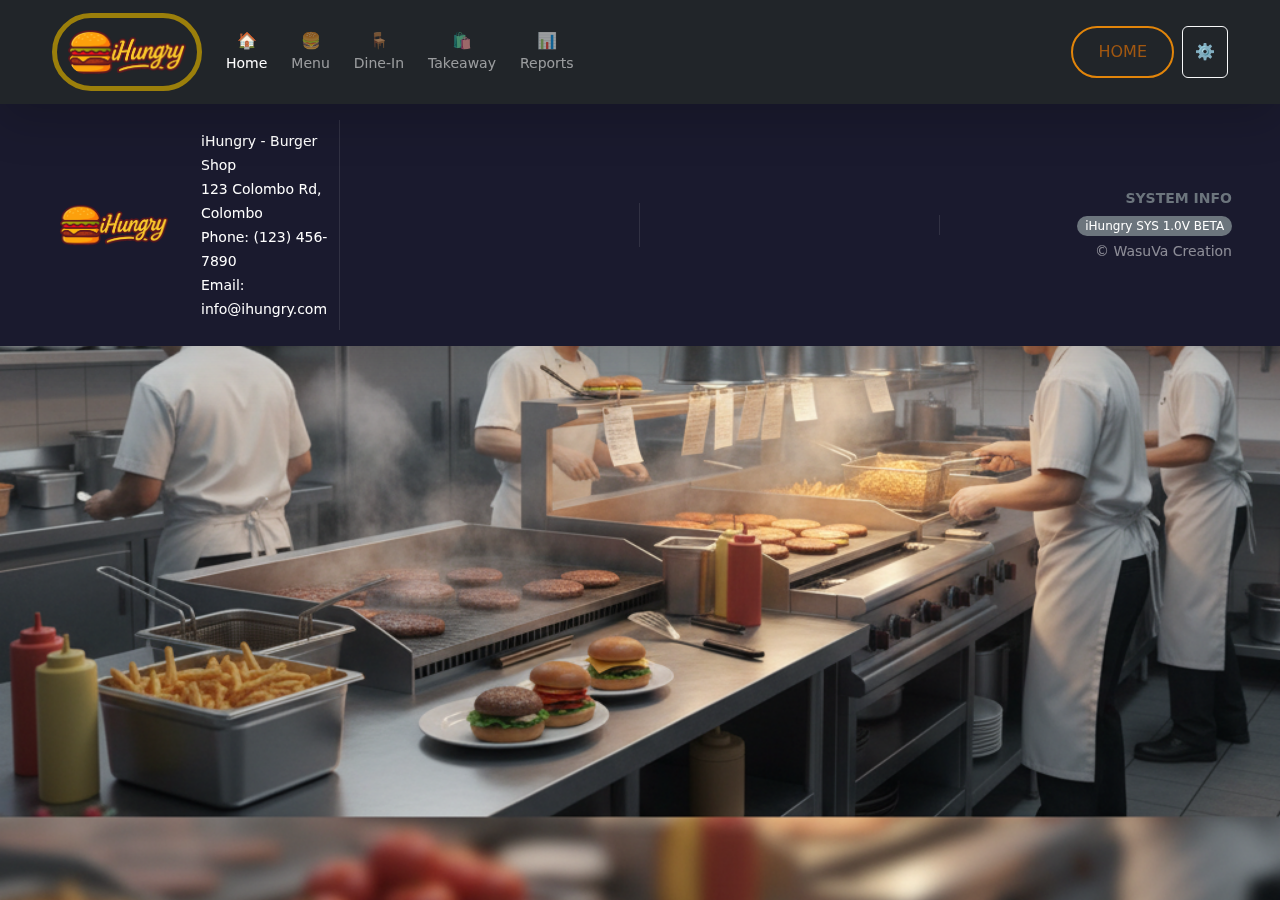
<file: kitchen.html>
<!DOCTYPE html>
<html lang="en">
<head>
    <meta charset="UTF-8">
    <meta name="viewport" content="width=device-width, initial-scale=1.0">
    <title>Kitchen</title>
    <link href="https://cdn.jsdelivr.net/npm/bootstrap@5.3.2/dist/css/bootstrap.min.css" rel="stylesheet">
    <link rel="stylesheet" href="CSS/bootstrap.css">
    <link rel="stylesheet" href="CSS/styles.css">
</head>
<body>
    <nav class="navbar navbar-expand-lg navbar-dark bg-dark px-3 shadow-lg">
        <div class="container-fluid cotainerMY">

            <a class="navbar-brand fw-bold text-warning fs-4" href="index.html">
                <img src="img/burger.png" alt="iHungry-LOGO" width="150"
                    style="border: 5px solid rgba(181, 146, 5, 0.831); border-radius: 40px; padding: 10px;">
            </a>

            <button class="navbar-toggler" type="button" data-bs-toggle="collapse" data-bs-target="#posNav">
                <span class="navbar-toggler-icon"></span>
            </button>

            <div class="collapse navbar-collapse" id="posNav">
                <ul class="navbar-nav me-auto gap-2">
                    <li class="nav-item">
                        <a class="nav-link active d-flex flex-column align-items-center" href="index.html">
                            🏠 <small>Home</small>
                        </a>
                    </li>
                    <!-- <li class="nav-item">
                        <a class="nav-link active d-flex flex-column align-items-center" href="#">
                            🧾 <small>Orders</small>
                        </a>
                    </li> -->
                    <li class="nav-item">
                        <a class="nav-link d-flex flex-column align-items-center" href="menu.html">
                            🍔 <small>Menu</small>
                        </a>
                    </li>
                    <li class="nav-item">
                        <a class="nav-link d-flex flex-column align-items-center" href="dinein.html">
                            🪑 <small>Dine-In</small>
                        </a>
                    </li>
                    <li class="nav-item">
                        <a class="nav-link d-flex flex-column align-items-center" href="takeaway.html">
                            🛍️ <small>Takeaway</small>
                        </a>
                    </li>
                    <!-- <li class="nav-item">
                        <a class="nav-link d-flex flex-column align-items-center" href="kitchen.html">
                            👨‍🍳 <small>Kitchen</small>
                        </a>
                    </li> -->
                    <li class="nav-item">
                        <a class="nav-link d-flex flex-column align-items-center" href="reports.html">
                            📊 <small>Reports</small>
                        </a>
                    </li>
                </ul>
                <div class="d-flex gap-2">
                    <!-- <span class="text-white small">
                        <i class="bi bi-stopwatch me-1"></i> <span id="uptime"
                            style="font-size:30px; color: tomato;">00:00:00</span>
                    </span> -->
                    <button class="slide-button" id="HOME" onclick="location.href='index.html'">HOME</button>
                    <button class="btn btn-outline-light">⚙️</button>
                </div>
            </div>
        </div>
    </nav>

    <section>
        <footer class="footer mt-auto py-3 bg-deep-dark shadow-lg">
            <div class="container-fluid cotainerMY">
                <div class="row align-items-center">
                    <div class="col-lg-3 col-md-3 col-sm-6 text-center text-md-start footer-link-group p-2">
                        <table>
                            <tr>
                                <td>
                                    <a class="navbar-brand fw-bold text-warning fs-4" href="index.html">
                                        <img src="img/burger.png" alt="iHungry-LOGO" width="150"
                                            style="padding-left: 10px; padding-right: 30px;">
                                    </a>
                                </td>
                                <td>
                                    <span style="font-size: 14px; color: white;">
                                        iHungry - Burger Shop<br>
                                        123 Colombo Rd, Colombo<br>
                                        Phone: (123) 456-7890<br>
                                        Email: info@ihungry.com <br>
                                    </span>
                                </td>
                            </tr>
                        </table>

                    </div>
                    <div class="col-lg-3 col-md-3 col-sm-6 text-center footer-link-group p-2">
                        <p class="mb-1 fw-bold text-uppercase small text-secondary"></p>
                        <ul class="list-inline m-0">
                            <li class="list-inline-item"><a href="#"
                                    class="text-light text-decoration-none transition-hover" title="Open Drawer"><i
                                        class="bi bi-cash-stack"></i></a></li>
                            <li class="list-inline-item mx-4"><a href="#"
                                    class="text-warning text-decoration-none transition-hover" title="Sync Data"><i
                                        class="bi bi-cloud-arrow-up-fill"></i></a></li>
                            <li class="list-inline-item"><a href="#"
                                    class="text-danger text-decoration-none transition-hover"
                                    title="Emergency Logout"><i class="bi bi-box-arrow-right"></i></a></li>
                        </ul>
                    </div>
                    <div class="col-lg-3 col-md-3 col-sm-6 text-center footer-link-group p-2 mt-2 mt-md-0">
                        <p class="mb-1 fw-bold text-uppercase small text-secondary"></p>
                    </div>
                    <div class="col-lg-3 col-md-3 col-sm-6 text-center text-md-end p-2 mt-2 mt-md-0">
                        <p class="mb-1 fw-bold text-uppercase small text-secondary">System Info</p>
                        <span class="badge bg-secondary rounded-pill fw-normal">iHungry SYS 1.0V BETA</span>
                        <small class="text-white-50 d-block mt-1">&copy; WasuVa Creation</small>
                    </div>
                </div>
            </div>
        </footer>
    </section>

    <script src="Js/app.js"></script>
    <script src="https://cdn.jsdelivr.net/npm/bootstrap@5.3.2/dist/js/bootstrap.bundle.min.js"></script>
</body>
</html>
</file>
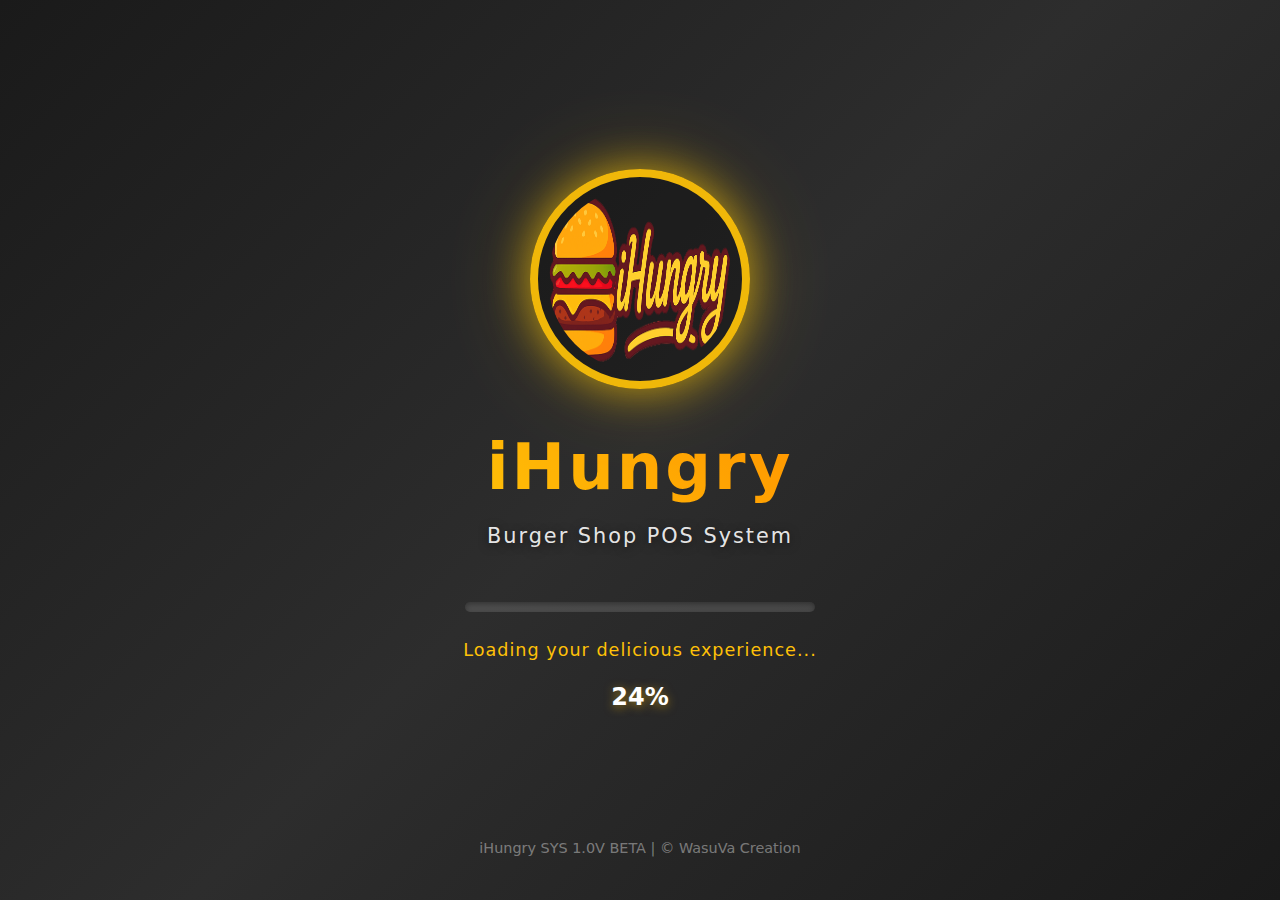
<file: loading.html>
<!DOCTYPE html>
<html lang="en">
<head>
    <meta charset="UTF-8">
    <meta name="viewport" content="width=device-width, initial-scale=1.0">
    <title>Loading - iHungry</title>
    <link href="https://cdn.jsdelivr.net/npm/bootstrap@5.3.2/dist/css/bootstrap.min.css" rel="stylesheet">
    <link rel="stylesheet" href="CSS/loading.css">
</head>
<body>
    <div class="particles" id="particles"></div>

    <div class="loading-container">
        <div class="logo-wrapper">
            <img src="img/burger.png" alt="iHungry Logo" id="logo">
        </div>
        <h1 class="brand-name">iHungry</h1>
        <p class="tagline">Burger Shop POS System</p>
        <div class="loading-bar-wrapper">
            <div class="loading-bar" id="loadingBar"></div>
        </div>
        <p class="loading-text">
            Loading your delicious experience<span class="dots"><span>.</span><span>.</span><span>.</span></span>
        </p>
        <p class="percentage" id="percentage">0%</p>
    </div>

    <div class="system-info">
        <p class="mb-0">iHungry SYS 1.0V BETA | © WasuVa Creation</p>
    </div>

    <script src="Js/loading.js"></script>
</body>
</html>
</file>
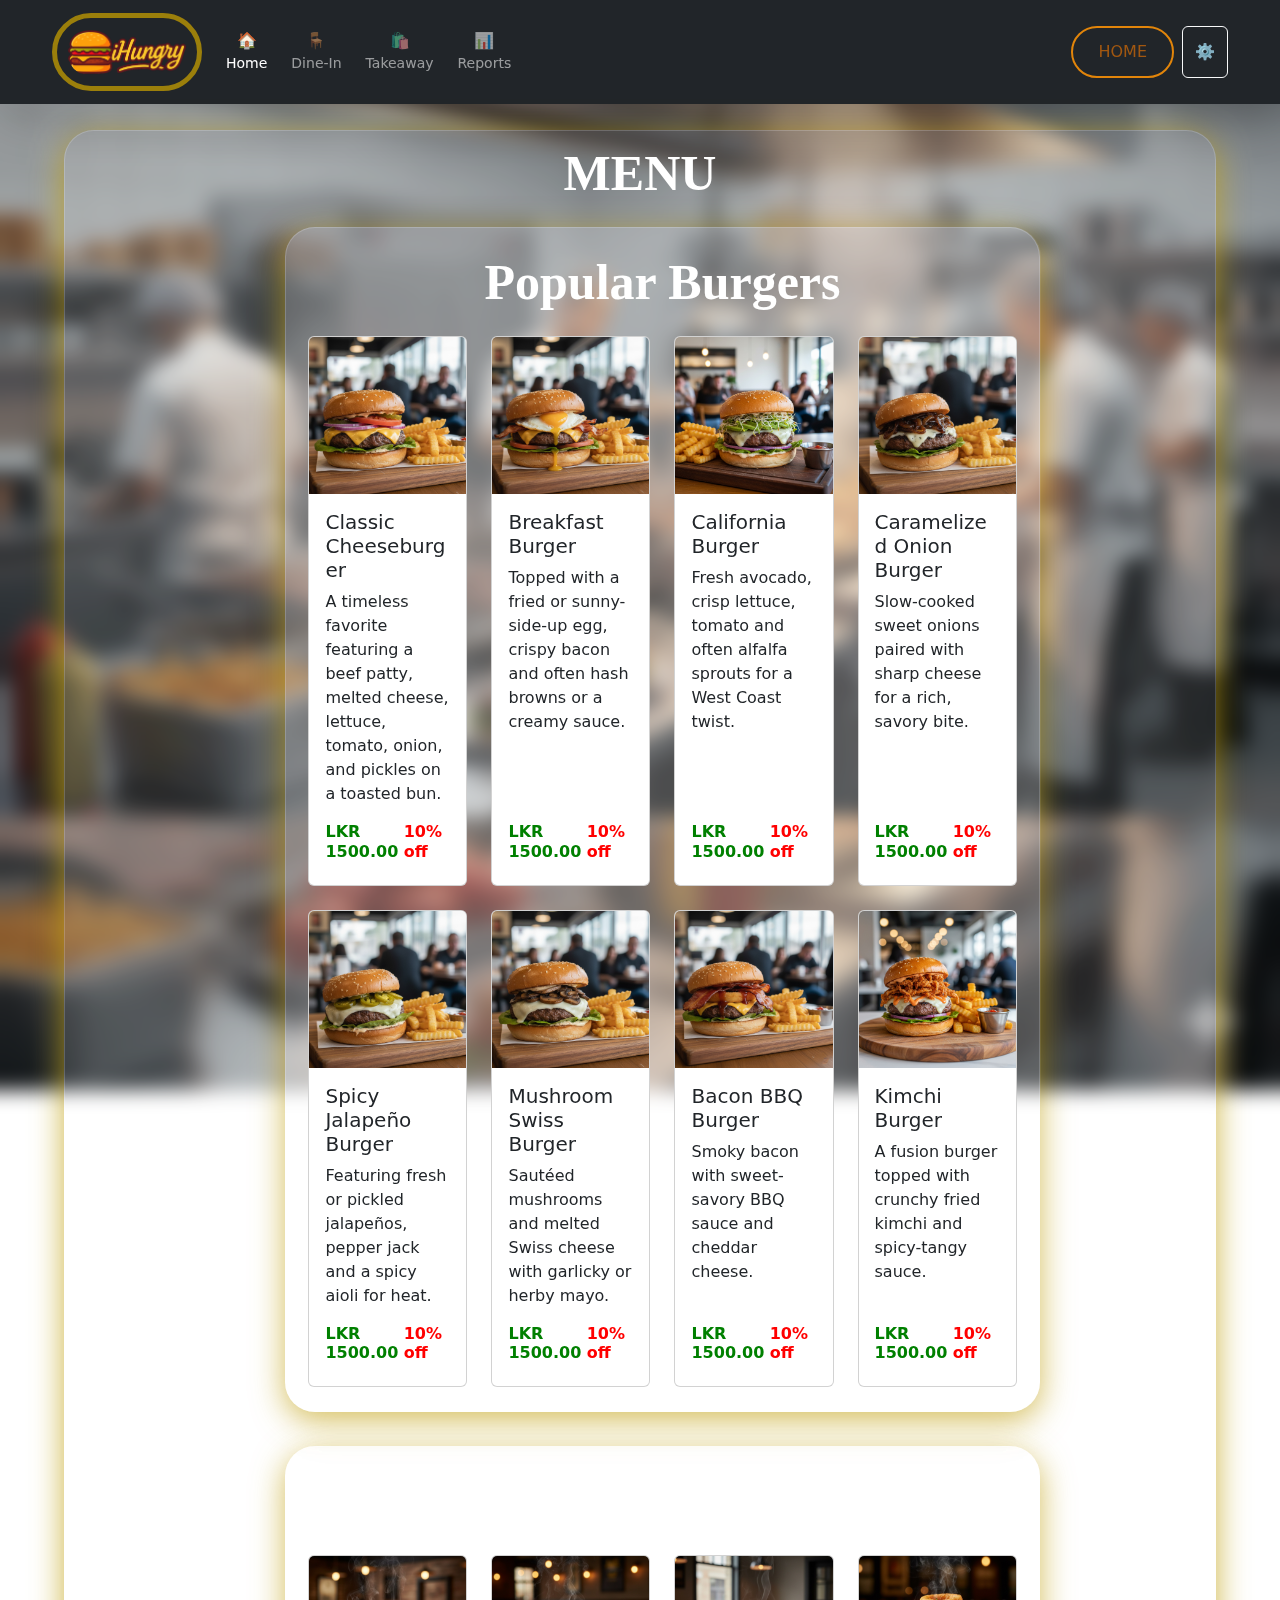
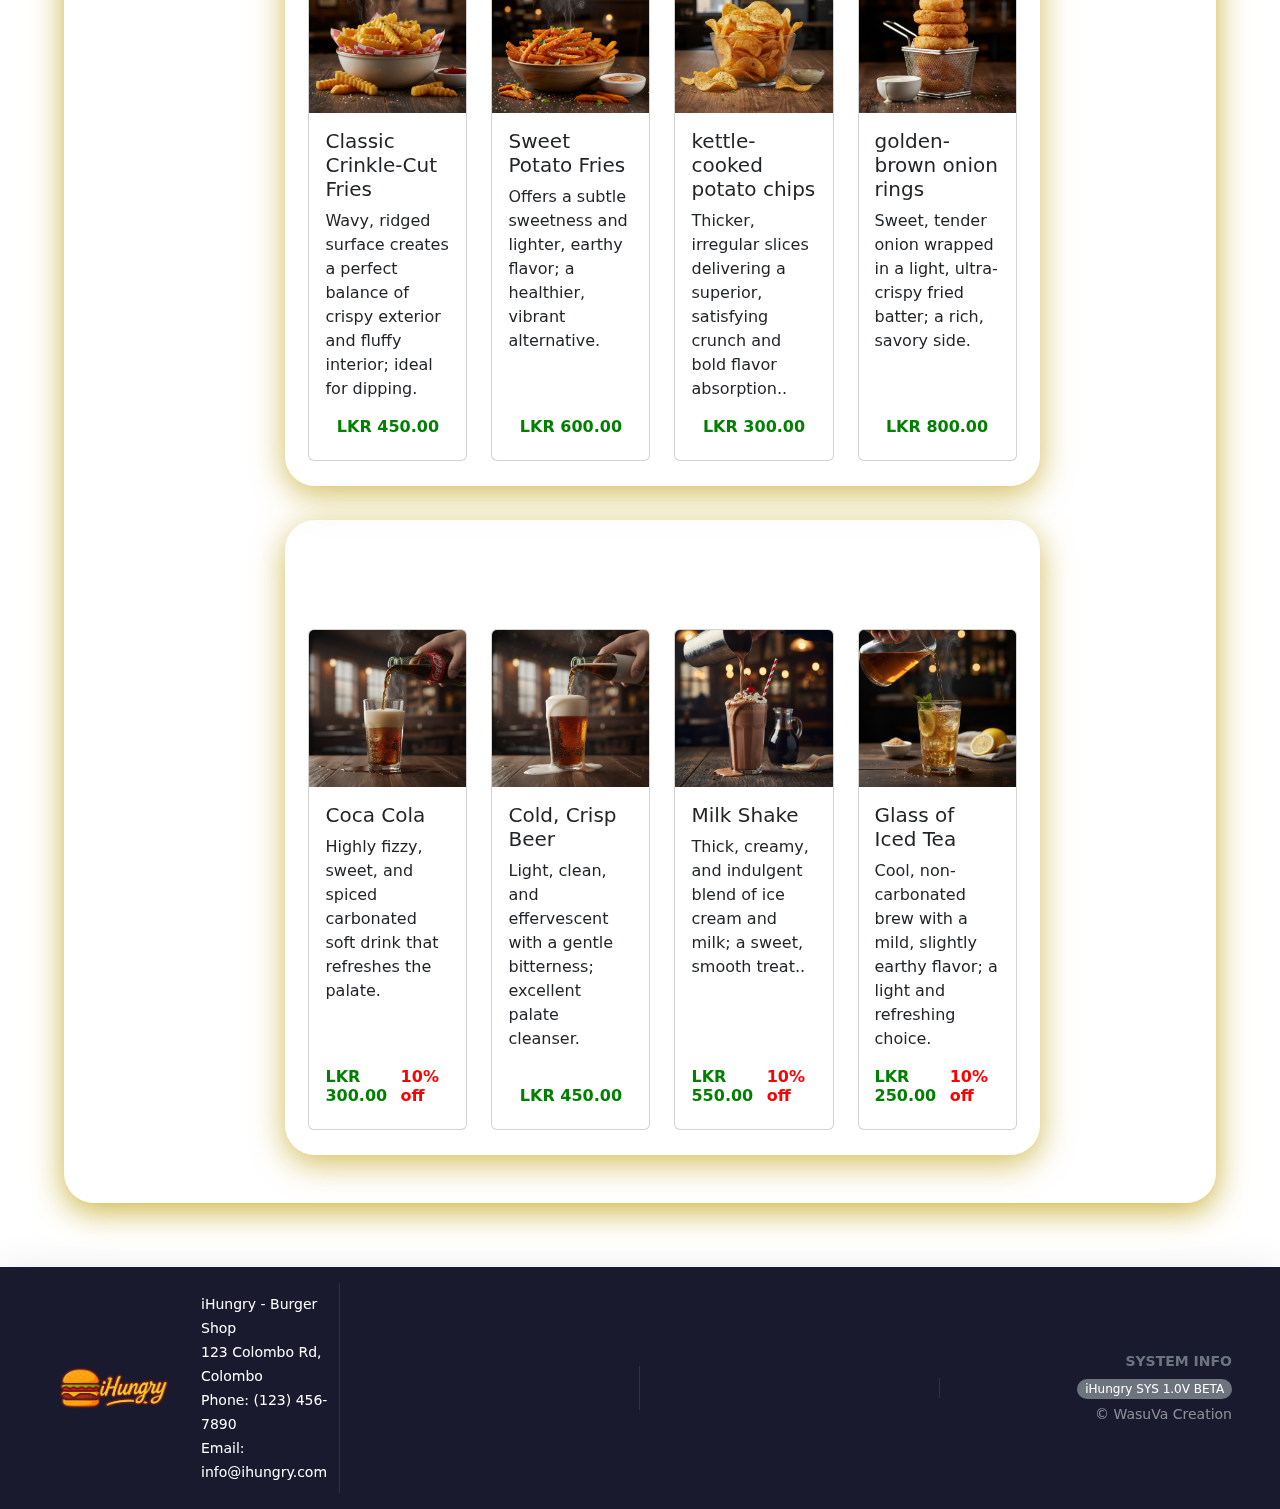
<file: menu.html>
<!DOCTYPE html>
<html lang="en">

<head>
    <meta charset="UTF-8">
    <meta name="viewport" content="width=device-width, initial-scale=1.0">
    <title>Menu</title>
    <link href="https://cdn.jsdelivr.net/npm/bootstrap@5.3.2/dist/css/bootstrap.min.css" rel="stylesheet">
    <link rel="stylesheet" href="CSS/bootstrap.css">
    <link rel="stylesheet" href="CSS/styles.css">

</head>

<body>
    <nav class="navbar navbar-expand-lg navbar-dark bg-dark px-3 shadow-lg">
        <div class="container-fluid cotainerMY">

            <a class="navbar-brand fw-bold text-warning fs-4" href="index.html">
                <img src="img/burger.png" alt="iHungry-LOGO" width="150"
                    style="border: 5px solid rgba(181, 146, 5, 0.831); border-radius: 40px; padding: 10px;">
            </a>

            <button class="navbar-toggler" type="button" data-bs-toggle="collapse" data-bs-target="#posNav">
                <span class="navbar-toggler-icon"></span>
            </button>

            <div class="collapse navbar-collapse" id="posNav">
                <ul class="navbar-nav me-auto gap-2">
                    <li class="nav-item">
                        <a class="nav-link active d-flex flex-column align-items-center" href="home.html">
                            🏠 <small>Home</small>
                        </a>
                    </li>
                    <!-- <li class="nav-item">
                        <a class="nav-link active d-flex flex-column align-items-center" href="#">
                            🧾 <small>Orders</small>
                        </a>
                    </li> -->
                    <!-- <li class="nav-item">
                        <a class="nav-link d-flex flex-column align-items-center" href="#">
                            🍔 <small>Menu</small>
                        </a>
                    </li> -->
                    <li class="nav-item">
                        <a class="nav-link d-flex flex-column align-items-center" href="dinein.html">
                            🪑 <small>Dine-In</small>
                        </a>
                    </li>
                    <li class="nav-item">
                        <a class="nav-link d-flex flex-column align-items-center" href="takeaway.html">
                            🛍️ <small>Takeaway</small>
                        </a>
                    </li>
                    <!-- <li class="nav-item">
                        <a class="nav-link d-flex flex-column align-items-center" href="kitchen.html">
                            👨‍🍳 <small>Kitchen</small>
                        </a>
                    </li> -->
                    <li class="nav-item">
                        <a class="nav-link d-flex flex-column align-items-center" href="reports.html">
                            📊 <small>Reports</small>
                        </a>
                    </li>
                </ul>
                <div class="d-flex gap-2">
                    <!-- <span class="text-white small">
                        <i class="bi bi-stopwatch me-1"></i> <span id="uptime"
                            style="font-size:30px; color: tomato;">00:00:00</span>
                    </span> -->
                    <button class="slide-button" id="HOME" onclick="location.href='home.html'">HOME</button>
                    <button class="btn btn-outline-light">⚙️</button>
                </div>
            </div>
        </div>
    </nav>

    <section style="margin-left:5%; margin-top: 2%; margin-right: 5%; margin-bottom: 5%; background-color: rgba(255, 255, 255, 0.1); padding: 1%; border-radius: 30px; 
            box-shadow: 0 8px 32px 0 rgba(192, 160, 15, 0.8); backdrop-filter: blur(10px); -webkit-backdrop-filter: 
            blur(10px); border: 1px solid rgba(255, 255, 255, 0.18);">
        <h2 class="text-center mb-4 text-white fw-bold" style="font-family: 'Indie Flower', cursive; font-size: 50px;">
            MENU</h2>

        <section style="margin-left: 4%; margin-top: 2%; margin-bottom: 3%;">
            <section class="py-4" style="margin-right:15%; margin-left: 15%; background-color: rgba(255, 255, 255, 0.1); padding: 1%; border-radius: 30px; 
            box-shadow: 0 8px 32px 0 rgba(192, 160, 15, 0.692); backdrop-filter: blur(10px); -webkit-backdrop-filter: 
            blur(10px); border: 1px solid rgba(255, 255, 255, 0.18);">
                <h2 class="text-center mb-4 text-white fw-bold"
                    style="font-family: 'Indie Flower', cursive; font-size: 50px;">Popular Burgers</h2>
                <div class="container cotainerMY">
                    <div class="row g-4 justify-content-center">
                        <div class="col-12 col-sm-6 col-md-4 col-lg-3 d-flex">
                            <div class="card flex-fill h-100">
                                <img src="img/bgr8.jpg" class="card-img-top img-fluid" alt="Classic Cheeseburger">
                                <div class="card-body d-flex flex-column">
                                    <h5 class="card-title">Classic Cheeseburger</h5>
                                    <p class="card-text">A timeless favorite featuring a beef patty, melted cheese,
                                        lettuce,
                                        tomato, onion, and pickles on a toasted bun.</p>
                                    <div
                                        style="display: flex; justify-content: space-between; align-items: center; margin-top: auto;">
                                        <p>
                                        <h6 style="margin-top: auto; font-weight: bold; color: green;">LKR 1500.00</h6>
                                        <h6 style="margin-top: auto; font-weight: bold; color: rgb(255, 0, 0);">10% off
                                        </h6>
                                        </p>
                                    </div>
                                </div>
                            </div>
                        </div>
                        <div class="col-12 col-sm-6 col-md-4 col-lg-3 d-flex">
                            <div class="card flex-fill h-100">
                                <img src="img/bgr3.jpg" class="card-img-top img-fluid" alt="Breakfast Burger">
                                <div class="card-body d-flex flex-column">
                                    <h5 class="card-title">Breakfast Burger</h5>
                                    <p class="card-text">Topped with a fried or sunny-side-up egg, crispy bacon and
                                        often
                                        hash browns or a creamy sauce.</p>
                                    <div
                                        style="display: flex; justify-content: space-between; align-items: center; margin-top: auto;">
                                        <p>
                                        <h6 style="margin-top: auto; font-weight: bold; color: green;">LKR 1500.00</h6>
                                        <h6 style="margin-top: auto; font-weight: bold; color: rgb(255, 0, 0);">10% off
                                        </h6>
                                        </p>
                                    </div>
                                </div>
                            </div>
                        </div>
                        <div class="col-12 col-sm-6 col-md-4 col-lg-3 d-flex">
                            <div class="card flex-fill h-100">
                                <img src="img/bgr2.jpg" class="card-img-top img-fluid" alt="California Burger">
                                <div class="card-body d-flex flex-column">
                                    <h5 class="card-title">California Burger</h5>
                                    <p class="card-text">Fresh avocado, crisp lettuce, tomato and often alfalfa sprouts
                                        for
                                        a West Coast twist.</p>
                                    <div
                                        style="display: flex; justify-content: space-between; align-items: center; margin-top: auto;">
                                        <p>
                                        <h6 style="margin-top: auto; font-weight: bold; color: green;">LKR 1500.00</h6>
                                        <h6 style="margin-top: auto; font-weight: bold; color: rgb(255, 0, 0);">10% off
                                        </h6>
                                        </p>
                                    </div>
                                </div>
                            </div>
                        </div>
                        <div class="col-12 col-sm-6 col-md-4 col-lg-3 d-flex">
                            <div class="card flex-fill h-100">
                                <img src="img/bgr4.jpg" class="card-img-top img-fluid" alt="Caramelized Onion Burger">
                                <div class="card-body d-flex flex-column">
                                    <h5 class="card-title">Caramelized Onion Burger</h5>
                                    <p class="card-text">Slow-cooked sweet onions paired with sharp cheese for a rich,
                                        savory bite.</p>
                                    <div
                                        style="display: flex; justify-content: space-between; align-items: center; margin-top: auto;">
                                        <p>
                                        <h6 style="margin-top: auto; font-weight: bold; color: green;">LKR 1500.00</h6>
                                        <h6 style="margin-top: auto; font-weight: bold; color: rgb(255, 0, 0);">10% off
                                        </h6>
                                        </p>
                                    </div>
                                </div>
                            </div>
                        </div>
                        <div class="col-12 col-sm-6 col-md-4 col-lg-3 d-flex">
                            <div class="card flex-fill h-100">
                                <img src="img/bgr5.jpg" class="card-img-top img-fluid" alt="Spicy Jalapeño Burger">
                                <div class="card-body d-flex flex-column">
                                    <h5 class="card-title">Spicy Jalapeño Burger</h5>
                                    <p class="card-text">Featuring fresh or pickled jalapeños, pepper jack and a spicy
                                        aioli
                                        for heat.</p>
                                    <div
                                        style="display: flex; justify-content: space-between; align-items: center; margin-top: auto;">
                                        <p>
                                        <h6 style="margin-top: auto; font-weight: bold; color: green;">LKR 1500.00</h6>
                                        <h6 style="margin-top: auto; font-weight: bold; color: rgb(255, 0, 0);">10% off
                                        </h6>
                                        </p>
                                    </div>
                                </div>
                            </div>
                        </div>
                        <div class="col-12 col-sm-6 col-md-4 col-lg-3 d-flex">
                            <div class="card flex-fill h-100">
                                <img src="img/bgr6.jpg" class="card-img-top img-fluid" alt="Mushroom Swiss Burger">
                                <div class="card-body d-flex flex-column">
                                    <h5 class="card-title">Mushroom Swiss Burger</h5>
                                    <p class="card-text">Sautéed mushrooms and melted Swiss cheese with garlicky or
                                        herby
                                        mayo.</p>
                                    <div
                                        style="display: flex; justify-content: space-between; align-items: center; margin-top: auto;">
                                        <p>
                                        <h6 style="margin-top: auto; font-weight: bold; color: green;">LKR 1500.00</h6>
                                        <h6 style="margin-top: auto; font-weight: bold; color: rgb(255, 0, 0);">10% off
                                        </h6>
                                        </p>
                                    </div>
                                </div>
                            </div>
                        </div>
                        <div class="col-12 col-sm-6 col-md-4 col-lg-3 d-flex">
                            <div class="card flex-fill h-100">
                                <img src="img/bgr7.jpg" class="card-img-top img-fluid" alt="Bacon BBQ Burger">
                                <div class="card-body d-flex flex-column">
                                    <h5 class="card-title">Bacon BBQ Burger</h5>
                                    <p class="card-text">Smoky bacon with sweet-savory BBQ sauce and cheddar cheese.</p>
                                    <div
                                        style="display: flex; justify-content: space-between; align-items: center; margin-top: auto;">
                                        <p>
                                        <h6 style="margin-top: auto; font-weight: bold; color: green;">LKR 1500.00</h6>
                                        <h6 style="margin-top: auto; font-weight: bold; color: rgb(255, 0, 0);">10% off
                                        </h6>
                                        </p>
                                    </div>
                                </div>
                            </div>
                        </div>
                        <div class="col-12 col-sm-6 col-md-4 col-lg-3 d-flex">
                            <div class="card flex-fill h-100">
                                <img src="img/bgr1.jpg" class="card-img-top img-fluid" alt="Kimchi Burger">
                                <div class="card-body d-flex flex-column">
                                    <h5 class="card-title">Kimchi Burger</h5>
                                    <p class="card-text">A fusion burger topped with crunchy fried kimchi and
                                        spicy-tangy
                                        sauce.</p>
                                    <div
                                        style="display: flex; justify-content: space-between; align-items: center; margin-top: auto;">
                                        <p>
                                        <h6 style="margin-top: auto; font-weight: bold; color: green;">LKR 1500.00</h6>
                                        <h6 style="margin-top: auto; font-weight: bold; color: rgb(255, 0, 0);">10% off
                                        </h6>
                                        </p>
                                    </div>
                                </div>
                            </div>
                        </div>
                    </div>
                </div>
            </section>
        </section>

        <section style="margin-left: 4%; margin-top: 2%; margin-bottom: 3%;">
            <section class="py-4" style="margin-right:15%; margin-left: 15%; background-color: rgba(255, 255, 255, 0.1); padding: 1%; border-radius: 30px; 
            box-shadow: 0 8px 32px 0 rgba(192, 160, 15, 0.692); backdrop-filter: blur(10px); -webkit-backdrop-filter: 
            blur(10px); border: 1px solid rgba(255, 255, 255, 0.18);">
                <h2 class="text-center mb-4 text-white fw-bold"
                    style="font-family: 'Indie Flower', cursive; font-size: 50px;">Popular Fries</h2>
                <div class="container cotainerMY">
                    <div class="row g-4 justify-content-center">
                        <div class="col-12 col-sm-6 col-md-4 col-lg-3 d-flex">
                            <div class="card flex-fill h-100">
                                <img src="img/IMG-chips/chip4.jpg" class="card-img-top img-fluid"
                                    alt="Classic Cheeseburger">
                                <div class="card-body d-flex flex-column">
                                    <h5 class="card-title">Classic Crinkle-Cut Fries</h5>
                                    <p class="card-text">Wavy, ridged surface creates a perfect balance of crispy
                                        exterior
                                        and fluffy interior; ideal for dipping.</p>
                                    <div
                                        style="display: flex; justify-content: space-between; align-items: center; margin-top: auto;">
                                        <p>
                                        <h6 style="margin-top: auto; font-weight: bold; color: green;">LKR 450.00</h6>
                                        <!-- <h6 style="margin-top: auto; font-weight: bold; color: rgb(255, 0, 0);">10% off</h6> -->
                                        </p>
                                    </div>
                                </div>
                            </div>
                        </div>
                        <div class="col-12 col-sm-6 col-md-4 col-lg-3 d-flex">
                            <div class="card flex-fill h-100">
                                <img src="img/IMG-chips/chip3.jpg" class="card-img-top img-fluid"
                                    alt="Sweet Potato Fries">
                                <div class="card-body d-flex flex-column">
                                    <h5 class="card-title">Sweet Potato Fries</h5>
                                    <p class="card-text">Offers a subtle sweetness and lighter, earthy flavor; a
                                        healthier,
                                        vibrant alternative.</p>
                                    <div
                                        style="display: flex; justify-content: space-between; align-items: center; margin-top: auto;">
                                        <p>
                                        <h6 style="margin-top: auto; font-weight: bold; color: green;">LKR 600.00</h6>
                                        <!-- <h6 style="margin-top: auto; font-weight: bold; color: rgb(255, 0, 0);">10% off</h6> -->
                                        </p>
                                    </div>
                                </div>
                            </div>
                        </div>
                        <div class="col-12 col-sm-6 col-md-4 col-lg-3 d-flex">
                            <div class="card flex-fill h-100">
                                <img src="img/IMG-chips/chip2.jpg" class="card-img-top img-fluid"
                                    alt="Kettle-Cooked Potato Chips">
                                <div class="card-body d-flex flex-column">
                                    <h5 class="card-title">kettle-cooked potato chips</h5>
                                    <p class="card-text">Thicker, irregular slices delivering a superior, satisfying
                                        crunch
                                        and bold flavor absorption..</p>
                                    <div
                                        style="display: flex; justify-content: space-between; align-items: center; margin-top: auto;">
                                        <p>
                                        <h6 style="margin-top: auto; font-weight: bold; color: green;">LKR 300.00</h6>
                                        <!-- <h6 style="margin-top: auto; font-weight: bold; color: rgb(255, 0, 0);">10% off</h6> -->
                                        </p>
                                    </div>
                                </div>
                            </div>
                        </div>
                        <div class="col-12 col-sm-6 col-md-4 col-lg-3 d-flex">
                            <div class="card flex-fill h-100">
                                <img src="img/IMG-chips/chip1.jpg" class="card-img-top img-fluid"
                                    alt="Golden-Brown Onion Rings">
                                <div class="card-body d-flex flex-column">
                                    <h5 class="card-title">golden-brown onion rings</h5>
                                    <p class="card-text">Sweet, tender onion wrapped in a light, ultra-crispy fried
                                        batter;
                                        a rich, savory side.</p>
                                    <div
                                        style="display: flex; justify-content: space-between; align-items: center; margin-top: auto;">
                                        <p>
                                        <h6 style="margin-top: auto; font-weight: bold; color: green;">LKR 800.00</h6>
                                        <!-- <h6 style="margin-top: auto; font-weight: bold; color: rgb(255, 0, 0);">10% off</h6> -->
                                        </p>
                                    </div>
                                </div>
                            </div>
                        </div>
                    </div>
                </div>
            </section>
        </section>

        <section style="margin-left: 4%; margin-top: 2%; margin-bottom: 3%;">
            <section class="py-4" style="margin-right:15%; margin-left: 15%; background-color: rgba(255, 255, 255, 0.1); padding: 1%; border-radius: 30px; 
            box-shadow: 0 8px 32px 0 rgba(192, 160, 15, 0.692); backdrop-filter: blur(10px); -webkit-backdrop-filter: 
            blur(10px); border: 1px solid rgba(255, 255, 255, 0.18);">
                <h2 class="text-center mb-4 text-white fw-bold"
                    style="font-family: 'Indie Flower', cursive; font-size: 50px;">Popular Beverages</h2>
                <div class="container cotainerMY">
                    <div class="row g-4 justify-content-center">
                        <div class="col-12 col-sm-6 col-md-4 col-lg-3 d-flex">
                            <div class="card flex-fill h-100">
                                <img src="img/IMG-bev/bev4.jpg" class="card-img-top img-fluid" alt="Coca Cola">
                                <div class="card-body d-flex flex-column">
                                    <h5 class="card-title">Coca Cola</h5>
                                    <p class="card-text">Highly fizzy, sweet, and spiced carbonated soft drink that
                                        refreshes the palate.</p>
                                    <div
                                        style="display: flex; justify-content: space-between; align-items: center; margin-top: auto;">
                                        <p>
                                        <h6 style="margin-top: auto; font-weight: bold; color: green;">LKR 300.00</h6>
                                        <h6 style="margin-top: auto; font-weight: bold; color: rgb(255, 0, 0);">10% off
                                        </h6>
                                        </p>
                                    </div>
                                </div>
                            </div>
                        </div>
                        <div class="col-12 col-sm-6 col-md-4 col-lg-3 d-flex">
                            <div class="card flex-fill h-100">
                                <img src="img/IMG-bev/bev3.jpg" class="card-img-top img-fluid" alt="Cold, Crisp Beer">
                                <div class="card-body d-flex flex-column">
                                    <h5 class="card-title">Cold, Crisp Beer</h5>
                                    <p class="card-text">Light, clean, and effervescent with a gentle bitterness;
                                        excellent
                                        palate cleanser.</p>
                                    <div
                                        style="display: flex; justify-content: space-between; align-items: center; margin-top: auto;">
                                        <p>
                                        <h6 style="margin-top: auto; font-weight: bold; color: green;">LKR 450.00</h6>
                                        <!-- <h6 style="margin-top: auto; font-weight: bold; color: rgb(255, 0, 0);">10% off</h6> -->
                                        </p>
                                    </div>
                                </div>
                            </div>
                        </div>
                        <div class="col-12 col-sm-6 col-md-4 col-lg-3 d-flex">
                            <div class="card flex-fill h-100">
                                <img src="img/IMG-bev/bev2.jpg" class="card-img-top img-fluid" alt="Milk Shake">
                                <div class="card-body d-flex flex-column">
                                    <h5 class="card-title">Milk Shake</h5>
                                    <p class="card-text">Thick, creamy, and indulgent blend of ice cream and milk; a
                                        sweet,
                                        smooth treat..</p>
                                    <div
                                        style="display: flex; justify-content: space-between; align-items: center; margin-top: auto;">
                                        <p>
                                        <h6 style="margin-top: auto; font-weight: bold; color: green;">LKR 550.00</h6>
                                        <h6 style="margin-top: auto; font-weight: bold; color: rgb(255, 0, 0);">10% off
                                        </h6>
                                        </p>
                                    </div>
                                </div>
                            </div>
                        </div>
                        <div class="col-12 col-sm-6 col-md-4 col-lg-3 d-flex">
                            <div class="card flex-fill h-100">
                                <img src="img/IMG-bev/bev1.jpg" class="card-img-top img-fluid" alt="Glass of Iced Tea">
                                <div class="card-body d-flex flex-column">
                                    <h5 class="card-title">Glass of Iced Tea</h5>
                                    <p class="card-text">Cool, non-carbonated brew with a mild, slightly earthy flavor;
                                        a
                                        light and refreshing choice.</p>
                                    <div
                                        style="display: flex; justify-content: space-between; align-items: center; margin-top: auto;">
                                        <p>
                                        <h6 style="margin-top: auto; font-weight: bold; color: green;">LKR 250.00</h6>
                                        <h6 style="margin-top: auto; font-weight: bold; color: rgb(255, 0, 0);">10% off
                                        </h6>
                                        </p>
                                    </div>
                                </div>
                            </div>
                        </div>
                    </div>
                </div>
            </section>
        </section>
    </section>

    <section>
        <footer class="footer mt-auto py-3 bg-deep-dark shadow-lg">
            <div class="container-fluid cotainerMY">
                <div class="row align-items-center">
                    <div class="col-lg-3 col-md-3 col-sm-6 text-center text-md-start footer-link-group p-2">
                        <table>
                            <tr>
                                <td>
                                    <a class="navbar-brand fw-bold text-warning fs-4" href="index.html">
                                        <img src="img/burger.png" alt="iHungry-LOGO" width="150"
                                            style="padding-left: 10px; padding-right: 30px;">
                                    </a>
                                </td>
                                <td>
                                    <span style="font-size: 14px; color: white;">
                                        iHungry - Burger Shop<br>
                                        123 Colombo Rd, Colombo<br>
                                        Phone: (123) 456-7890<br>
                                        Email: info@ihungry.com <br>
                                    </span>
                                </td>
                            </tr>
                        </table>

                    </div>
                    <div class="col-lg-3 col-md-3 col-sm-6 text-center footer-link-group p-2">
                        <p class="mb-1 fw-bold text-uppercase small text-secondary"></p>
                        <ul class="list-inline m-0">
                            <li class="list-inline-item"><a href="#"
                                    class="text-light text-decoration-none transition-hover" title="Open Drawer"><i
                                        class="bi bi-cash-stack"></i></a></li>
                            <li class="list-inline-item mx-4"><a href="#"
                                    class="text-warning text-decoration-none transition-hover" title="Sync Data"><i
                                        class="bi bi-cloud-arrow-up-fill"></i></a></li>
                            <li class="list-inline-item"><a href="#"
                                    class="text-danger text-decoration-none transition-hover"
                                    title="Emergency Logout"><i class="bi bi-box-arrow-right"></i></a></li>
                        </ul>
                    </div>
                    <div class="col-lg-3 col-md-3 col-sm-6 text-center footer-link-group p-2 mt-2 mt-md-0">
                        <p class="mb-1 fw-bold text-uppercase small text-secondary"></p>
                    </div>
                    <div class="col-lg-3 col-md-3 col-sm-6 text-center text-md-end p-2 mt-2 mt-md-0">
                        <p class="mb-1 fw-bold text-uppercase small text-secondary">System Info</p>
                        <span class="badge bg-secondary rounded-pill fw-normal">iHungry SYS 1.0V BETA</span>
                        <small class="text-white-50 d-block mt-1">&copy; WasuVa Creation</small>
                    </div>
                </div>
            </div>
        </footer>
    </section>

    <script src="Js/app.js"></script>
    <script src="https://cdnjs.cloudflare.com/ajax/libs/bootstrap/5.3.0/js/bootstrap.bundle.min.js"></script>
</body>

</html>
</file>
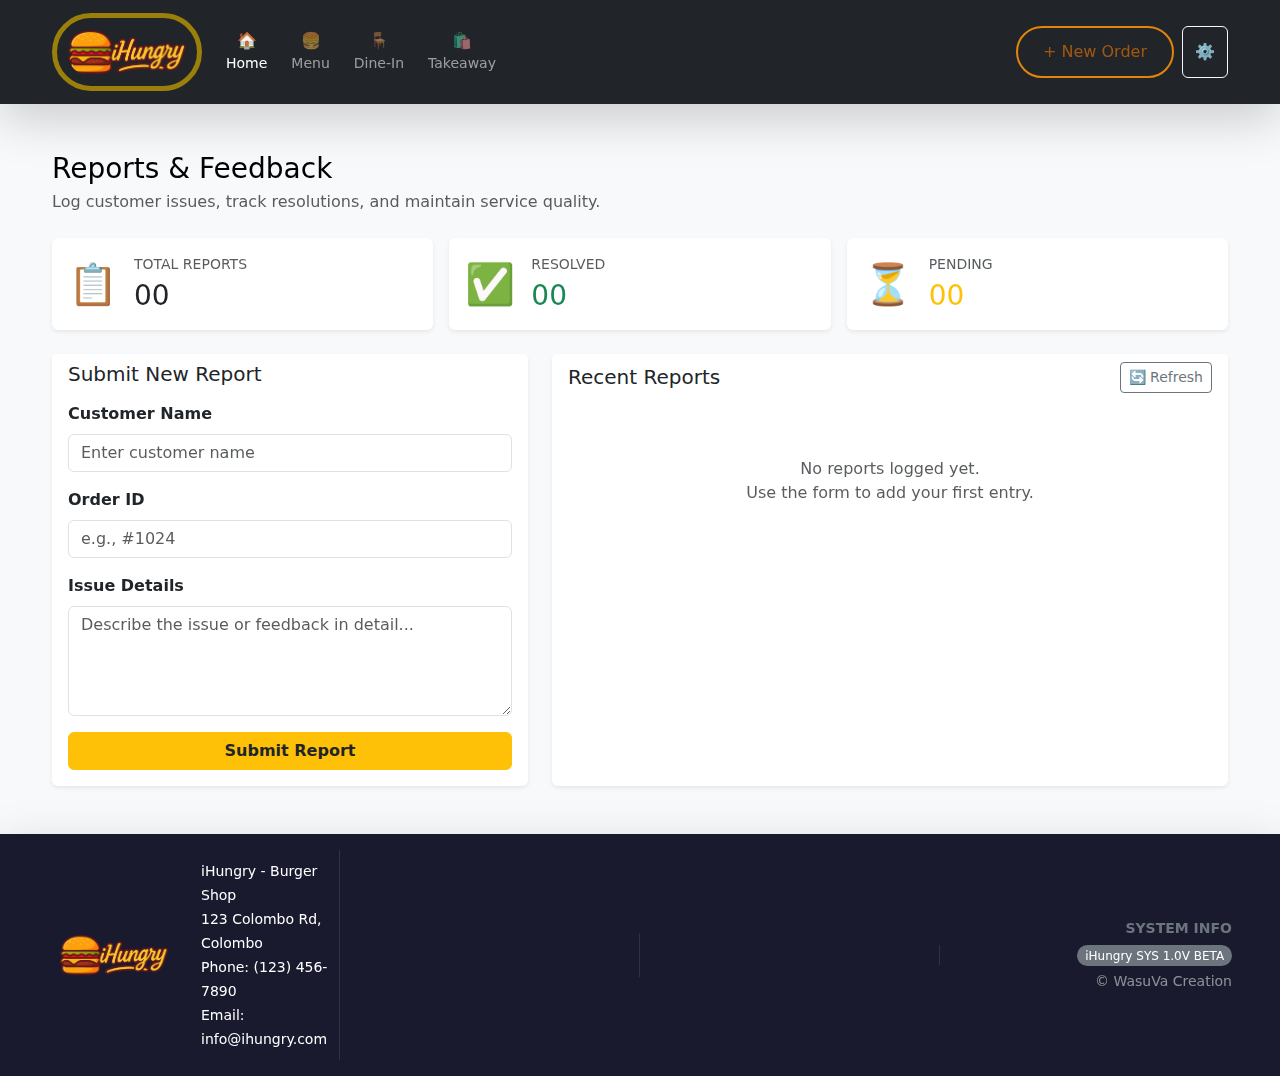
<file: reports.html>
<!DOCTYPE html>
<html lang="en">

<head>
    <meta charset="UTF-8">
    <meta name="viewport" content="width=device-width, initial-scale=1.0">
    <title>Document</title>
    <link href="https://cdn.jsdelivr.net/npm/bootstrap@5.3.2/dist/css/bootstrap.min.css" rel="stylesheet">
    <link rel="stylesheet" href="CSS/bootstrap.css">
    <link rel="stylesheet" href="CSS/styles.css">
</head>

<body>
    <nav class="navbar navbar-expand-lg navbar-dark bg-dark px-3 shadow-lg">
        <div class="container-fluid cotainerMY">

            <a class="navbar-brand fw-bold text-warning fs-4" href="index.html">
                <img src="img/burger.png" alt="iHungry-LOGO" width="150"
                    style="border: 5px solid rgba(181, 146, 5, 0.831); border-radius: 40px; padding: 10px;">
            </a>

            <button class="navbar-toggler" type="button" data-bs-toggle="collapse" data-bs-target="#posNav">
                <span class="navbar-toggler-icon"></span>
            </button>

            <div class="collapse navbar-collapse" id="posNav">
                <ul class="navbar-nav me-auto gap-2">
                    <li class="nav-item">
                        <a class="nav-link active d-flex flex-column align-items-center" href="home.html">
                            🏠 <small>Home</small>
                        </a>
                    </li>
                    <!-- <l
                    <!-- <li class="nav-item">
                        <a class="nav-link active d-flex flex-column align-items-center" href="#">
                            🧾 <small>Orders</small>
                        </a>
                    </li> -->
                    <li class="nav-item">
                        <a class="nav-link d-flex flex-column align-items-center" href="menu.html">
                            🍔 <small>Menu</small>
                        </a>
                    </li>
                    <li class="nav-item">
                        <a class="nav-link d-flex flex-column align-items-center" href="dinein.html">
                            🪑 <small>Dine-In</small>
                        </a>
                    </li>
                    <li class="nav-item">
                        <a class="nav-link d-flex flex-column align-items-center" href="takeaway.html">
                            🛍️ <small>Takeaway</small>
                        </a>
                    </li>
                    <!-- <li class="nav-item">
                        <a class="nav-link d-flex flex-column align-items-center" href="kitchen.html">
                            👨‍🍳 <small>Kitchen</small>
                        </a>
                    </li> -->
                    <!-- <li class="nav-item">
                        <a class="nav-link d-flex flex-column align-items-center" href="#">
                            📊 <small>Reports</small>
                        </a>
                    </li> -->
                </ul>

                <div class="d-flex gap-2">
                    <!-- <span class="text-white small">
                        <i class="bi bi-stopwatch me-1"></i> <span id="uptime"
                            style="font-size:30px; color: tomato;">00:00:00</span>
                    </span> -->
                    <button class="slide-button" id="newOrderBtn" onclick="location.href='orderadd.html'">+ New
                        Order</button>
                    <button class="btn btn-outline-light">⚙️</button>
                </div>
            </div>
        </div>
    </nav>

    <main class="bg-body-tertiary py-5">
        <div class="container cotainerMY">
            <div class="mb-4">
                <h1 class="h3 mb-1">Reports & Feedback</h1>
                <p class="text-muted mb-0">Log customer issues, track resolutions, and maintain service quality.</p>
            </div>

            <div class="row g-3 mb-4">
                <div class="col-sm-4">
                    <div class="card shadow-sm border-0 h-100">
                        <div class="card-body">
                            <div class="d-flex align-items-center gap-3">
                                <div class="fs-1">📋</div>
                                <div>
                                    <p class="text-uppercase text-muted small mb-1">Total Reports</p>
                                    <h2 class="h3 mb-0" data-summary="total">00</h2>
                                </div>
                            </div>
                        </div>
                    </div>
                </div>
                <div class="col-sm-4">
                    <div class="card shadow-sm border-0 h-100">
                        <div class="card-body">
                            <div class="d-flex align-items-center gap-3">
                                <div class="fs-1">✅</div>
                                <div>
                                    <p class="text-uppercase text-muted small mb-1">Resolved</p>
                                    <h2 class="h3 mb-0 text-success" data-summary="resolved">00</h2>
                                </div>
                            </div>
                        </div>
                    </div>
                </div>
                <div class="col-sm-4">
                    <div class="card shadow-sm border-0 h-100">
                        <div class="card-body">
                            <div class="d-flex align-items-center gap-3">
                                <div class="fs-1">⏳</div>
                                <div>
                                    <p class="text-uppercase text-muted small mb-1">Pending</p>
                                    <h2 class="h3 mb-0 text-warning" data-summary="pending">00</h2>
                                </div>
                            </div>
                        </div>
                    </div>
                </div>
            </div>

            <div class="row g-4">
                <div class="col-lg-5">
                    <div class="card shadow-sm border-0 h-100">
                        <div class="card-header bg-white border-0 pb-0">
                            <h2 class="h5 mb-0">Submit New Report</h2>
                        </div>
                        <div class="card-body">
                            <form id="reportForm">
                                <div class="mb-3">
                                    <label for="customerName" class="form-label fw-semibold">Customer Name</label>
                                    <input placeholder="Enter customer name" type="text" class="form-control" 
                                           id="customerName" name="customerName" required>
                                </div>
                                <div class="mb-3">
                                    <label for="orderID" class="form-label fw-semibold">Order ID</label>
                                    <input placeholder="e.g., #1024" type="text" class="form-control" 
                                           id="orderID" name="orderID" required>
                                </div>
                                <div class="mb-3">
                                    <label for="report" class="form-label fw-semibold">Issue Details</label>
                                    <textarea placeholder="Describe the issue or feedback in detail..." 
                                              id="report" name="report" class="form-control" rows="4" required></textarea>
                                </div>
                                <div class="d-grid">
                                    <button type="submit" class="btn btn-warning text-dark fw-semibold">
                                        Submit Report
                                    </button>
                                </div>
                            </form>
                        </div>
                    </div>
                </div>

                <div class="col-lg-7">
                    <div class="card shadow-sm border-0 h-100">
                        <div class="card-header bg-white border-0 pb-0 d-flex justify-content-between align-items-center">
                            <h2 class="h5 mb-0">Recent Reports</h2>
                            <button class="btn btn-sm btn-outline-secondary" onclick="location.reload()">
                                🔄 Refresh
                            </button>
                        </div>
                        <div class="card-body" id="reportsList" style="max-height: 500px; overflow-y: auto;">
                            <div class="text-center text-muted py-5">
                                <p class="mb-0">No reports logged yet.<br>Use the form to add your first entry.</p>
                            </div>
                        </div>
                    </div>
                </div>
            </div>
        </div>
    </main>

    <section>
        <footer class="footer mt-auto py-3 bg-deep-dark shadow-lg">
            <div class="container-fluid cotainerMY">
                <div class="row align-items-center">
                    <div class="col-lg-3 col-md-3 col-sm-6 text-center text-md-start footer-link-group p-2">
                        <table>
                            <tr>
                                <td>
                                    <a class="navbar-brand fw-bold text-warning fs-4" href="index.html">
                                        <img src="img/burger.png" alt="iHungry-LOGO" width="150"
                                            style="padding-left: 10px; padding-right: 30px;">
                                    </a>
                                </td>
                                <td>
                                    <span style="font-size: 14px; color: white;">
                                        iHungry - Burger Shop<br>
                                        123 Colombo Rd, Colombo<br>
                                        Phone: (123) 456-7890<br>
                                        Email: info@ihungry.com <br>
                                    </span>
                                </td>
                            </tr>
                        </table>

                    </div>
                    <div class="col-lg-3 col-md-3 col-sm-6 text-center footer-link-group p-2">
                        <p class="mb-1 fw-bold text-uppercase small text-secondary"></p>
                        <ul class="list-inline m-0">
                            <li class="list-inline-item"><a href="#"
                                    class="text-light text-decoration-none transition-hover" title="Open Drawer"><i
                                        class="bi bi-cash-stack"></i></a></li>
                            <li class="list-inline-item mx-4"><a href="#"
                                    class="text-warning text-decoration-none transition-hover" title="Sync Data"><i
                                        class="bi bi-cloud-arrow-up-fill"></i></a></li>
                            <li class="list-inline-item"><a href="#"
                                    class="text-danger text-decoration-none transition-hover"
                                    title="Emergency Logout"><i class="bi bi-box-arrow-right"></i></a></li>
                        </ul>
                    </div>
                    <div class="col-lg-3 col-md-3 col-sm-6 text-center footer-link-group p-2 mt-2 mt-md-0">
                        <p class="mb-1 fw-bold text-uppercase small text-secondary"></p>
                    </div>
                    <div class="col-lg-3 col-md-3 col-sm-6 text-center text-md-end p-2 mt-2 mt-md-0">
                        <p class="mb-1 fw-bold text-uppercase small text-secondary">System Info</p>
                        <span class="badge bg-secondary rounded-pill fw-normal">iHungry SYS 1.0V BETA</span>
                        <small class="text-white-50 d-block mt-1">&copy; WasuVa Creation</small>
                    </div>
                </div>
            </div>
        </footer>
    </section>

    <script src="Js/app.js"></script>
    <script src="https://cdn.jsdelivr.net/npm/bootstrap@5.3.2/dist/js/bootstrap.bundle.min.js"></script>
</body>

</html>
</file>
<file: CSS/styles.css>
body {
    background-image: url("../img/bg.png");
    background-size: cover;
    background-repeat: no-repeat;
    background-position: center;
    background-attachment: fixed;
    backdrop-filter: blur(10px);
    color: rgb(0, 0, 0);
    width: 100%;
}

nav{
    width: 100%;
}

.cotainerMY{
    max-width: 1200px;
}

.h2color {
    color: #ff9100;
}

.pulse-button {
    background-color: hsl(46, 84%, 48%);
    color: white;
    padding: 15px 30px;
    border: none;
    border-radius: 8px;
    cursor: pointer;
    font-size: 1.1em;
    font-weight: 600;
    transition: transform 0.2s ease, box-shadow 0.2s ease;
}

.pulse-button:hover {
    transform: scale(1.05);
    box-shadow: 0 5px 15px rgba(255, 72, 0, 0.582);
}

.pulse-button:active {
    transform: scale(0.98);
}

.slide-button {
    padding: 12px 25px;
    border: 2px solid #e2850a;
    color: #be620bd2;
    background: transparent;
    border-radius: 50px;
    cursor: pointer;
    overflow: hidden;
    position: relative;
    z-index: 1;
    transition: color 0.3s ease;
}

.slide-button::before {
    content: '';
    position: absolute;
    top: 0;
    left: 0;
    width: 100%;
    height: 100%;
    background: #ff9100;
    z-index: -1;
    transform: translateX(-100%);
    transition: transform 0.3s ease;
}

.slide-button:hover {
    color: white;
}

.slide-button:hover::before {
    transform: translateX(0);
}

.transition-hover:hover {
    color: #fff !important;
    opacity: 0.9;
    transition: all 0.2s ease-in-out;
}

.press-button {
    background-color: #007bff;
    color: white;
    padding: 10px 20px;
    border: none;
    border-radius: 5px;
    cursor: pointer;
    font-weight: bold;
    transition: all 0.1s ease;
    box-shadow: 0 4px 0 0 #b30000;
}

.press-button:hover {
    background-color: #0069d9;
}

.press-button:active {
    transform: translateY(2px);
    box-shadow: 0 2px 0 0 #0056b3;
}

.bg-deep-dark {
    background-color: #1a1a2e;
    color: #f0f0f0;
}

.text-system-light {
    color: #00e676;
}

.footer-link-group {
    border-right: 1px solid rgba(255, 255, 255, 0.1);
    padding-top: 0.5rem;
    padding-bottom: 0.5rem;
}

.footer-link-group:last-child {
    border-right: none;
}

.transition-hover:hover {
    color: #fff !important;
    opacity: 0.9;
    transition: all 0.2s ease-in-out;
}

@media (max-width: 767.98px) {
    .footer-link-group {
        border-right: none;
        border-bottom: 1px solid rgba(255, 255, 255, 0.05);
    }

    .footer-link-group:last-child {
        border-bottom: none;
    }
}
</file>
<file: CSS/loading.css>
* {
    margin: 0;
    padding: 0;
    box-sizing: border-box;
}

body {
    height: 100vh;
    display: flex;
    justify-content: center;
    align-items: center;
    background: linear-gradient(135deg, #1a1a1a 0%, #2d2d2d 50%, #1a1a1a 100%);
    overflow: hidden;
    position: relative;
}

.loading-container {
    text-align: center;
    z-index: 10;
    position: relative;
}

.logo-wrapper {
    position: relative;
    margin-bottom: 40px;
    animation: float 3s ease-in-out infinite;
}

.logo-wrapper img {
    width: 220px;
    height: 220px;
    border-radius: 50%;
    border: 8px solid rgba(255, 193, 7, 0.9);
    box-shadow: 0 0 40px rgba(255, 193, 7, 0.6),
        0 0 80px rgba(255, 193, 7, 0.3);
    animation: pulse 2s ease-in-out infinite;
    background: rgba(0, 0, 0, 0.3);
    padding: 10px;
}

@keyframes float {

    0%,
    100% {
        transform: translateY(0px);
    }

    50% {
        transform: translateY(-25px);
    }
}

@keyframes pulse {

    0%,
    100% {
        box-shadow: 0 0 40px rgba(255, 193, 7, 0.6),
            0 0 80px rgba(255, 193, 7, 0.3);
        border-color: rgba(255, 193, 7, 0.9);
    }

    50% {
        box-shadow: 0 0 60px rgba(255, 193, 7, 0.9),
            0 0 120px rgba(255, 193, 7, 0.5);
        border-color: rgba(255, 193, 7, 1);
    }
}

.brand-name {
    font-size: 4rem;
    font-weight: bold;
    background: linear-gradient(45deg, #ffc107, #ff9800, #ffc107);
    background-size: 200% auto;
    -webkit-background-clip: text;
    -webkit-text-fill-color: transparent;
    background-clip: text;
    margin-bottom: 15px;
    animation: shimmer 3s linear infinite, glow 2s ease-in-out infinite;
    letter-spacing: 3px;
}

@keyframes shimmer {
    0% {
        background-position: 0% 50%;
    }

    100% {
        background-position: 200% 50%;
    }
}

@keyframes glow {

    0%,
    100% {
        filter: drop-shadow(0 0 15px rgba(255, 193, 7, 0.6));
    }

    50% {
        filter: drop-shadow(0 0 30px rgba(255, 193, 7, 0.9));
    }
}

.tagline {
    font-size: 1.3rem;
    color: rgba(255, 255, 255, 0.9);
    margin-bottom: 50px;
    font-weight: 300;
    letter-spacing: 2px;
    text-shadow: 0 2px 10px rgba(0, 0, 0, 0.5);
}

.loading-bar-wrapper {
    width: 350px;
    height: 10px;
    background: rgba(255, 255, 255, 0.15);
    border-radius: 15px;
    margin: 0 auto;
    overflow: hidden;
    position: relative;
    box-shadow: inset 0 2px 5px rgba(0, 0, 0, 0.3);
}

.loading-bar {
    height: 100%;
    background: linear-gradient(90deg, #ffc107, #ff9800, #ffc107, #ff9800);
    background-size: 400% 100%;
    border-radius: 15px;
    animation: loading 2.5s ease-out forwards, shimmerBar 2s linear infinite;
    width: 0%;
    box-shadow: 0 0 20px rgba(255, 193, 7, 0.8);
}

@keyframes loading {
    0% {
        width: 0%;
    }

    20% {
        width: 25%;
    }

    40% {
        width: 50%;
    }

    60% {
        width: 75%;
    }

    80% {
        width: 90%;
    }

    100% {
        width: 100%;
    }
}

@keyframes shimmerBar {
    0% {
        background-position: 0% 0%;
    }

    100% {
        background-position: 400% 0%;
    }
}

.loading-text {
    color: #ffc107;
    font-size: 1.1rem;
    margin-top: 25px;
    animation: blink 1.5s ease-in-out infinite;
    font-weight: 500;
    letter-spacing: 1px;
}

@keyframes blink {

    0%,
    100% {
        opacity: 1;
    }

    50% {
        opacity: 0.3;
    }
}

.percentage {
    color: #fff;
    font-size: 1.5rem;
    font-weight: bold;
    margin-top: 15px;
    text-shadow: 0 2px 10px rgba(255, 193, 7, 0.5);
}

.particles {
    position: absolute;
    width: 100%;
    height: 100%;
    top: 0;
    left: 0;
    z-index: 1;
    pointer-events: none;
}

.particle {
    position: absolute;
    width: 5px;
    height: 5px;
    background: #ffc107;
    border-radius: 50%;
    opacity: 0;
    animation: float-particle 5s ease-in-out infinite;
    box-shadow: 0 0 10px rgba(255, 193, 7, 0.8);
}

@keyframes float-particle {
    0% {
        transform: translateY(100vh) translateX(0) scale(0);
        opacity: 0;
    }

    10% {
        opacity: 0.8;
    }

    90% {
        opacity: 0.8;
    }

    100% {
        transform: translateY(-100vh) translateX(100px) scale(1);
        opacity: 0;
    }
}

.system-info {
    position: absolute;
    bottom: 40px;
    width: 100%;
    text-align: center;
    color: rgba(255, 255, 255, 0.4);
    font-size: 0.9rem;
    z-index: 10;
}

.dots {
    display: inline-block;
}

.dots span {
    animation: blink 1.5s infinite;
}

.dots span:nth-child(2) {
    animation-delay: 0.3s;
}

.dots span:nth-child(3) {
    animation-delay: 0.6s;
}
</file>
